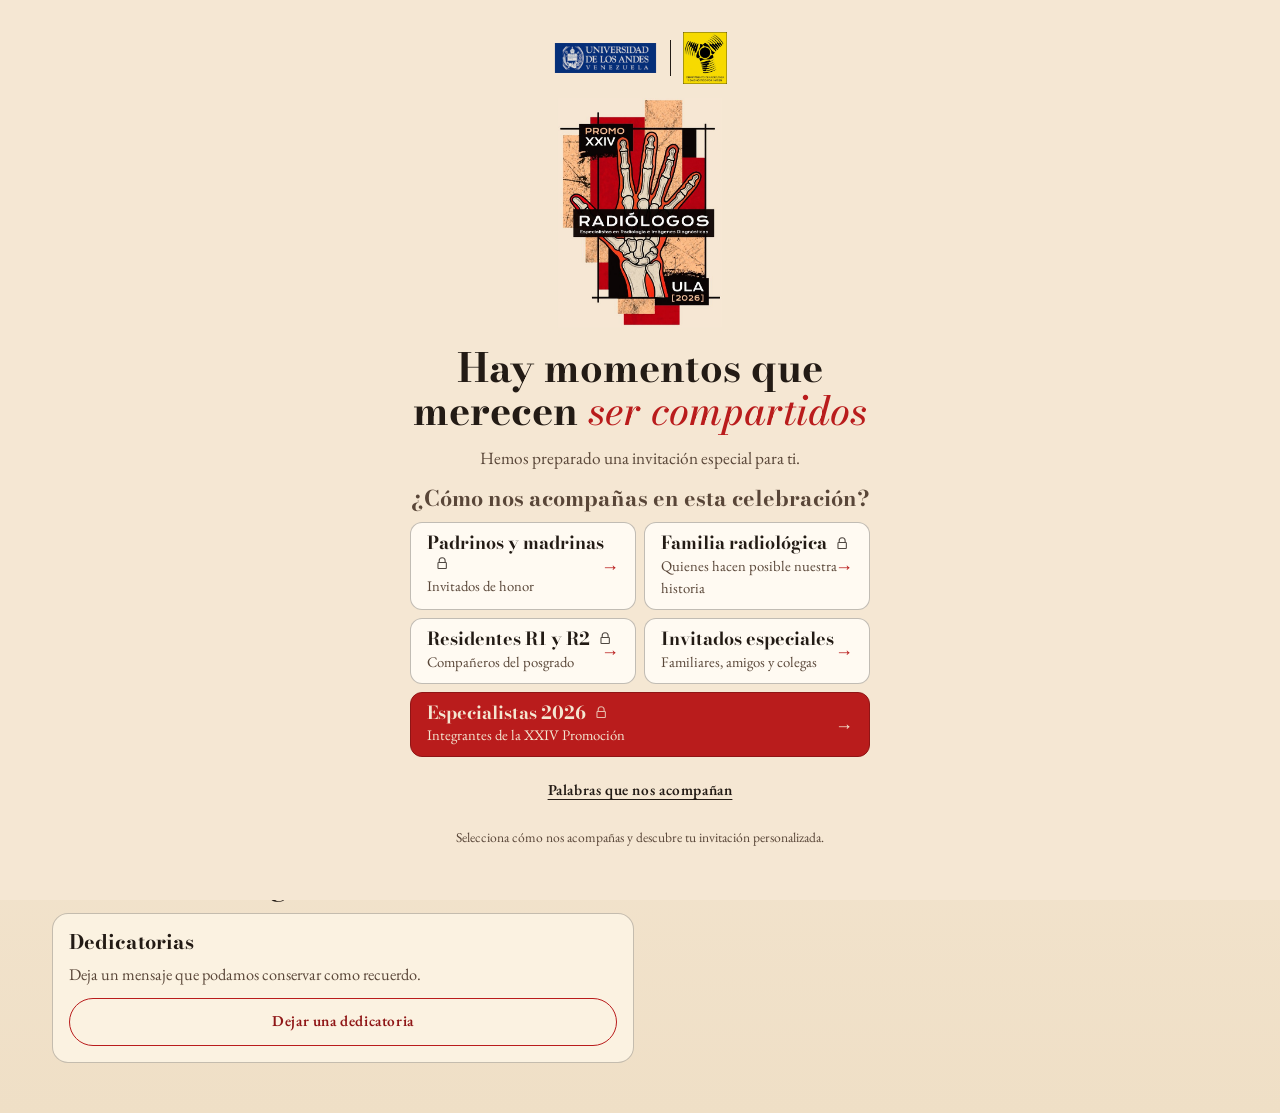
<file: index.html>
<!doctype html>
<html lang="es">
<head>
<meta charset="utf-8">
<meta name="version-recursos" content="202611261853">
<meta name="viewport" content="width=device-width,initial-scale=1,viewport-fit=cover">
<title>XXIV Promoción de Radiólogos | Invitación especial</title>
<meta name="description" content="Tres momentos. Una misma celebración. Sábado 28 de noviembre de 2026.">
<meta name="robots" content="noindex,nofollow,noarchive">
<meta name="theme-color" content="#f4e6d1">
<meta name="color-scheme" content="only light">
<meta name="supported-color-schemes" content="light">
<meta name="darkreader-lock">
<script>if(/^#t=/.test(location.hash))document.documentElement.classList.add("modo-sobre")</script>
<meta name="referrer" content="no-referrer">
<link rel="canonical" href="https://zarevich1492.github.io/invitacion-radiologia-2026/">
<meta property="og:type" content="website">
<meta property="og:locale" content="es_VE">
<meta property="og:site_name" content="XXIV Promoción de Radiólogos · ULA">
<meta property="og:title" content="XXIV Promoción de Radiólogos | Invitación especial">
<meta property="og:description" content="Tres momentos. Una misma celebración. Sábado 28 de noviembre de 2026.">
<meta property="og:url" content="https://zarevich1492.github.io/invitacion-radiologia-2026/">
<meta property="og:image" content="https://zarevich1492.github.io/invitacion-radiologia-2026/assets/og-portada.jpg">
<meta property="og:image:secure_url" content="https://zarevich1492.github.io/invitacion-radiologia-2026/assets/og-portada.jpg">
<meta property="og:image:type" content="image/jpeg">
<meta property="og:image:width" content="1200">
<meta property="og:image:height" content="630">
<meta property="og:image:alt" content="Portada: Promo XXIV Radiólogos ULA 2026. Invitación especial.">
<meta name="twitter:card" content="summary_large_image">
<link rel="icon" href="assets/logos/promocion-xxiv-560.jpg" type="image/jpeg">
<link rel="preload" href="assets/fonts/BodoniModa-normal.woff2" as="font" type="font/woff2" crossorigin>
<link rel="preload" href="assets/fonts/EBGaramond-normal.woff2" as="font" type="font/woff2" crossorigin>
<link rel="preload" href="assets/logos/promocion-xxiv-560.jpg" as="image">
<link rel="stylesheet" href="css/estilos.css?v=202611261853">
</head>
<body>

<!-- ===================== Escena 1 · Bienvenida e identificación ===================== -->
<!-- Pretarjeta: recepción del enlace individual (sobre crema con sello XXIV) -->
<section class="sobre-escena cargando" id="sobre-escena" aria-labelledby="sobre-titulo">
  <div class="sobre-caja">
    <div class="sobre-logos" aria-label="Universidad de Los Andes · Departamento de Radiología y Diagnóstico por Imagen · XXIV Promoción">
      <img src="assets/logos/ula.jpg" alt="Universidad de Los Andes, Venezuela" width="1215" height="392">
      <img class="logo-depto" src="assets/logos/departamento-radiologia.jpg" alt="Departamento de Radiología y Diagnóstico por Imagen" width="603" height="707">
      <img class="logo-promo" src="assets/logos/promocion-xxiv-560.jpg" alt="XXIV Promoción de Radiólogos, ULA 2026" width="560" height="784">
    </div>
    <div class="sobre" aria-hidden="true">
      <div class="sobre-fondo"></div>
      <div class="sobre-carta"><i></i><i></i><i></i></div>
      <div class="sobre-frente"></div>
      <div class="sobre-solapa"></div>
      <div class="sello"><span>XXIV</span></div>
    </div>
    <span class="versalita" id="sobre-titulo">Has recibido una invitación especial</span>
    <h1 class="sobre-nombre" id="token-saludo" aria-live="polite">Preparando tu invitación…</h1>
    <p class="sobre-msg">La XXIV Promoción de Radiólogos de la Universidad de Los Andes desea compartir contigo este momento tan significativo.</p>
    <button class="btn btn-primario" type="button" id="btn-token-continuar" disabled>Abrir mi invitación</button>
    <button class="btn btn-texto" type="button" id="btn-token-otro">No soy yo</button>
  </div>
</section>

<section class="bienvenida" id="bienvenida" aria-labelledby="bienvenida-titulo">
  <div class="bienvenida-caja">
    <div class="logos-inst" aria-label="Universidad de Los Andes · Departamento de Radiología y Diagnóstico por Imagen">
      <img src="assets/logos/ula.jpg" alt="Universidad de Los Andes, Venezuela" width="1215" height="392">
      <i aria-hidden="true"></i>
      <img class="logo-depto" src="assets/logos/departamento-radiologia.jpg" alt="Departamento de Radiología y Diagnóstico por Imagen" width="603" height="707">
    </div>
    <img class="bienvenida-logo" src="assets/logos/promocion-xxiv-560.jpg" width="560" height="784" alt="Logotipo de la XXIV Promoción de Radiólogos, ULA 2026">
    <h1 id="bienvenida-titulo">Hay momentos que merecen <em>ser compartidos</em></h1>
    <p class="bienvenida-sub">Hemos preparado una invitación especial para ti.</p>

    <!-- Paso 0: cinco accesos -->
    <div class="paso" id="paso-acceso">
      <p class="pregunta" id="acceso-pregunta">¿Cómo nos acompañas en esta celebración?</p>
      <div class="accesos" role="group" aria-label="Elige cómo nos acompañas">
        <button class="acceso" type="button" data-acceso="padrinos"><b>Padrinos y madrinas<svg class="candado" viewBox="0 0 24 24" aria-hidden="true"><path d="M7 11V8a5 5 0 0110 0v3M6 11h12a1 1 0 011 1v8a1 1 0 01-1 1H6a1 1 0 01-1-1v-8a1 1 0 011-1z" fill="none" stroke="currentColor" stroke-width="1.8" stroke-linecap="round" stroke-linejoin="round"/></svg><span class="sr-solo"> (acceso con código)</span></b><span>Invitados de honor</span></button>
        <button class="acceso" type="button" data-acceso="docentes"><b>Familia radiológica<svg class="candado" viewBox="0 0 24 24" aria-hidden="true"><path d="M7 11V8a5 5 0 0110 0v3M6 11h12a1 1 0 011 1v8a1 1 0 01-1 1H6a1 1 0 01-1-1v-8a1 1 0 011-1z" fill="none" stroke="currentColor" stroke-width="1.8" stroke-linecap="round" stroke-linejoin="round"/></svg><span class="sr-solo"> (acceso con código)</span></b><span>Quienes hacen posible nuestra historia</span></button>
        <button class="acceso" type="button" data-acceso="residentes"><b>Residentes R1 y R2<svg class="candado" viewBox="0 0 24 24" aria-hidden="true"><path d="M7 11V8a5 5 0 0110 0v3M6 11h12a1 1 0 011 1v8a1 1 0 01-1 1H6a1 1 0 01-1-1v-8a1 1 0 011-1z" fill="none" stroke="currentColor" stroke-width="1.8" stroke-linecap="round" stroke-linejoin="round"/></svg><span class="sr-solo"> (acceso con código)</span></b><span>Compañeros del posgrado</span></button>
        <button class="acceso" type="button" data-acceso="otros"><b>Invitados especiales</b><span>Familiares, amigos y colegas</span></button>
        <button class="acceso" type="button" data-acceso="especialistas" id="btn-integrante"><b>Especialistas 2026<svg class="candado" viewBox="0 0 24 24" aria-hidden="true"><path d="M7 11V8a5 5 0 0110 0v3M6 11h12a1 1 0 011 1v8a1 1 0 01-1 1H6a1 1 0 01-1-1v-8a1 1 0 011-1z" fill="none" stroke="currentColor" stroke-width="1.8" stroke-linecap="round" stroke-linejoin="round"/></svg><span class="sr-solo"> (acceso con código)</span></b><span>Integrantes de la XXIV Promoción</span></button>
      </div>
      <p class="mas-bienvenida"><button class="btn btn-texto" type="button" data-visitante="dedicatorias">Palabras que nos acompañan</button></p>
    </div>

    <!-- Código de acceso (padrinos, familia radiológica, residentes, especialistas) -->
    <div class="paso" id="paso-codigo" hidden>
      <p class="pregunta" id="codigo-titulo">Código de acceso</p>
      <p class="nota" style="text-align:center;margin:0" id="codigo-sub">Escribe el código que recibiste con tu invitación.</p>
      <form id="form-codigo" autocomplete="off" novalidate>
        <label class="etiqueta" for="campo-codigo">Código de acceso</label>
        <div class="campo-clave"><input class="campo" id="campo-codigo" type="password" autocomplete="off" autocapitalize="none" spellcheck="false" maxlength="100" required><button class="btn btn-texto" type="button" id="ver-codigo" aria-pressed="false" aria-controls="campo-codigo">Mostrar</button></div>
        <p class="rsvp-estado" id="codigo-estado" role="alert"></p>
        <button class="btn btn-primario" type="submit" id="btn-ingresar">Ingresar</button>
      </form>
      <button class="btn btn-texto" type="button" id="btn-volver-inicio">← Volver al inicio</button>
    </div>

    <!-- Padrinos y madrinas: selector de nombres -->
    <div class="paso" id="paso-lista" hidden>
      <p class="pregunta">Padrinos y madrinas</p>
      <label class="etiqueta" for="buscar-nombre">Busca y elige tu nombre</label>
      <input id="buscar-nombre" class="campo" type="search" placeholder="Nombre o apellido" autocomplete="off" autocapitalize="words" spellcheck="false" aria-controls="lista-nombres">
      <ul class="lista-nombres" id="lista-nombres" role="listbox" aria-label="Padrinos y madrinas de la promoción"></ul>
      <button class="btn btn-texto" type="button" id="btn-volver-acceso-1">← Otras opciones</button>
    </div>

    <!-- Especialistas 2026 (módulo de listones; coordinado con Antigravity) -->
    <div class="paso" id="paso-graduando" hidden>
      <span class="versalita" style="text-align:center">Espacio conmemorativo · XXIV Promoción</span>
      <p class="pregunta">Especialistas 2026</p>
      <p class="nota" style="text-align:center;margin:0">Elige tu nombre para acceder a tu listón conmemorativo y al programa de la jornada.</p>
      <ul class="lista-nombres" id="lista-graduandos" role="listbox" aria-label="Especialistas 2026 · XXIV Promoción"></ul>
      <button class="btn btn-texto" type="button" id="btn-volver-lista-2">← Otras opciones</button>
    </div>

    <!-- Familia radiológica · Residentes · Otros: nombre (y R1/R2 para residentes) -->
    <div class="paso" id="paso-categoria" hidden>
      <p class="pregunta" id="categoria-pregunta"></p>
      <div class="opciones-cat" id="opciones-cat" role="radiogroup" aria-label="Categoría de invitado"></div>
      <form class="form-nombre" id="form-nombre" autocomplete="off" hidden>
        <label class="etiqueta" for="campo-nombre">Tu nombre completo</label>
        <input id="campo-nombre" class="campo" maxlength="80" placeholder="Nombre y apellido" autocapitalize="words" spellcheck="false" enterkeyhint="go" required minlength="2">
        <button class="btn btn-primario" type="submit">Continuar a mi invitación</button>
      </form>
      <button class="btn btn-texto" type="button" id="btn-volver-lista">← Otras opciones</button>
    </div>

    <p class="nota nota-privacidad">Selecciona cómo nos acompañas y descubre tu invitación personalizada.</p>
  </div>
</section>

<!-- ===================== Navegación permanente ===================== -->
<header class="barra" id="barra" hidden>
  <div class="barra-int">
    <a class="marca" href="#invitacion" data-ir="invitacion" aria-label="Ir al inicio">
      <img src="assets/logos/promocion-xxiv-560.jpg" alt="" width="560" height="784">
      <span><b>XXIV Promoción</b><small>Radiólogos · ULA 2026</small></span>
    </a>
    <nav class="nav-vistas nav-superior" aria-label="Secciones de la invitación">
      <a href="#invitacion" data-ir="invitacion" class="nav-inicio"><svg class="ico-casa" viewBox="0 0 24 24" aria-hidden="true"><path d="M3 10.5L12 3l9 7.5"/><path d="M5.5 9.5V20h4.5v-5.5h4V20h4.5V9.5"/></svg><span>Inicio</span></a>
      <a href="#programa" data-ir="programa">Programa</a>
      <a href="#confirmar" data-ir="confirmar">Confirmar asistencia</a>
      <a href="#pase" data-ir="pase">Mi pase</a>
      <a href="#liston" data-ir="liston" hidden>Mi listón</a>
      <a href="#distancia" data-ir="distancia" class="nav-extra">Aportes y dedicatorias</a>
      <a href="#solicitar" data-ir="solicitar" class="nav-extra" hidden>Solicitar invitación</a>
    </nav>
    <button class="btn btn-texto cambiar-nombre" type="button" id="btn-cambiar-nombre">Cambiar nombre</button>
  </div>
</header>

<main class="experiencia" id="experiencia" aria-hidden="true">

  <!-- 01 · Inicio (tarjeta interactiva para invitados · espacio conmemorativo para Especialistas 2026) -->
  <section class="vista vista-invitacion" id="vista-invitacion" data-vista="invitacion" aria-labelledby="saludo-nombre">
    <div class="espacio-especialista" id="espacio-especialista" hidden>
      <img class="esp-logo" src="assets/logos/promocion-xxiv-560.jpg" width="560" height="784" alt="Logotipo de la XXIV Promoción de Radiólogos, ULA 2026">
      <span class="versalita">Especialista 2026 · XXIV Promoción</span>
      <h1 class="saludo-nombre" id="esp-nombre" tabindex="-1"></h1>
      <p class="saludo-texto">Espacio conmemorativo de nuestra promoción. Conserva tu listón oficial y consulta el programa de nuestra jornada de celebración.</p>
      <p class="esp-fecha" id="esp-fecha"></p>
      <div class="esp-acciones">
        <a class="btn btn-primario" href="#liston" data-ir="liston">Ver mi listón conmemorativo <span aria-hidden="true">→</span></a>
        <a class="btn btn-siguiente" href="#programa" data-ir="programa">Ver el programa <span aria-hidden="true">→</span></a>
      </div>
    </div>
    <div class="inv-grid">
      <header class="inv-enc saludo">
        <span class="versalita" id="saludo-eyebrow">Invitación especial</span>
        <h1 class="saludo-nombre" id="saludo-nombre" tabindex="-1"></h1>
        <p class="saludo-texto" id="saludo-texto"></p>
        <p class="inv-fecha" id="inv-fecha"></p>
      </header>

      <div class="inv-tarjeta">
        <!-- Escenas 2 a 6 · Tarjeta 3D -->
        <div class="escenario cargando" id="escenario" data-pose="cerrada" data-estado="cerrada">
          <div class="sombra-suelo" aria-hidden="true"></div>
          <div class="tarjeta" id="tarjeta" tabindex="0" role="group" aria-roledescription="tarjeta" aria-label="Invitación. Portada. Pulse Intro para abrir.">
            <div class="flotar">
              <div class="inclinacion" id="inclinacion">
                <div class="libro" id="libro">
                  <div class="hoja base">
                    <div class="cara frente"><img class="mitad-der" id="img-interior-der" alt="" decoding="async"></div>
                    <div class="cara dorso"><img class="ajustada" id="img-contra" alt="" decoding="async"><span class="luz"></span></div>
                  </div>
                  <div class="hoja tapa" id="tapa">
                    <div class="cara frente"><img class="ajustada" id="img-portada" alt="" fetchpriority="high"><span class="luz"></span></div>
                    <div class="cara dorso"><img class="mitad-izq" id="img-interior-izq" alt="" decoding="async"></div>
                  </div>
                </div>
              </div>
            </div>
          </div>
        </div>
        <p class="pista destacada" id="pista" aria-live="polite">Toca para abrir tu invitación</p>
      </div>

      <div class="inv-acciones controles">
        <button class="btn btn-primario" type="button" id="btn-principal">Abrir tarjeta</button>
        <button class="btn btn-siguiente" type="button" id="btn-contra" hidden>Ver contraportada <span aria-hidden="true">→</span></button>
        <a class="btn btn-siguiente" id="btn-ir-programa" href="#programa" data-ir="programa">Ver el programa <span aria-hidden="true">→</span></a>
      </div>

      <div class="inv-sec">
        <div class="controles-sec" role="toolbar" aria-label="Más opciones de la tarjeta">
          <button class="btn-sec" type="button" id="btn-reproducir" aria-pressed="false"><span class="ico" aria-hidden="true">▶</span><span>Reproducir</span></button>
          <button class="btn-sec" type="button" id="btn-reiniciar"><span class="ico" aria-hidden="true">↺</span><span>Reiniciar</span></button>
        </div>
      </div>
    </div>

    <section class="celebra" id="celebra" aria-labelledby="t-celebra">
      <h2 id="t-celebra" class="celebra-tit">Celebra este logro con nosotros</h2>
      <div class="celebra-opciones">
        <article class="celebra-op celebra-aporte" id="celebra-aportes" hidden>
          <h3>Aportes voluntarios</h3>
          <p>Si deseas apoyar económicamente a nuestra promoción, puedes hacerlo mediante Pago Móvil.</p>
          <a class="btn btn-primario btn-grande" href="#distancia" data-ir="distancia">Realizar un aporte</a>
        </article>
        <article class="celebra-op celebra-dedic" id="celebra-dedic">
          <h3>Dedicatorias</h3>
          <p>Deja un mensaje que podamos conservar como recuerdo.</p>
          <a class="btn btn-secundario" href="#dedicatorias" data-ir="dedicatorias">Dejar una dedicatoria</a>
        </article>
      </div>
    </section>
    <section class="otros-tarjetas" id="otros-tarjetas" aria-labelledby="t-otros" hidden>
      <h2 id="t-otros" class="otros-tit">Acompáñanos como tú prefieras</h2>
      <ul class="op-lista">
        <li data-solo-otros><a class="op" href="#invitacion" data-accion="ver"><svg viewBox="0 0 24 24" aria-hidden="true" class="op-ico"><path d="M4 7l8 6 8-6"/><rect x="3.5" y="5" width="17" height="14" rx="2"/></svg><b>Ver invitación</b><span>Abre la tarjeta de la promoción.</span></a></li>
        <li data-solo-otros><a class="op" href="#programa" data-ir="programa"><svg viewBox="0 0 24 24" aria-hidden="true" class="op-ico"><circle cx="12" cy="12" r="8.5"/><path d="M12 7.5V12l3 2"/></svg><b>Programa</b><span>Las tres actividades del 28 de noviembre.</span></a></li>
        <li data-solo-otros><a class="op" href="#solicitar" data-ir="solicitar" id="op-solicitar"><svg viewBox="0 0 24 24" aria-hidden="true" class="op-ico"><circle cx="9" cy="8" r="3.500"/><path d="M3 20c0-3.300 2.700-6 6-6s6 2.700 6 6M18 8v6M15 11h6"/></svg><b>Solicitar invitación</b><span>Cuéntanos quién te invita.</span></a></li>
      </ul>
      <p class="nota">El libro de dedicatorias está abierto a todos, sin contraseña y no depende de la asistencia.</p>
    </section>
  </section>

  <!-- 02 · Programa -->
  <section class="vista vista-programa" id="vista-programa" data-vista="programa" aria-labelledby="t-programa" hidden>
    <header class="vista-enc">
      <span class="versalita" id="programa-fecha"></span>
      <h2 id="t-programa" tabindex="-1">Tres momentos. <em>Una misma celebración.</em></h2>
      <p class="nota">Hora local de Venezuela (UTC−4).</p>
    </header>
    <ol class="programa" id="programa"></ol>
    <div class="vista-pie">
      <a class="btn btn-texto" href="#invitacion" data-ir="invitacion"><span aria-hidden="true">←</span> Inicio</a>
      <a class="btn btn-primario" id="btn-prog-confirmar" href="#confirmar" data-ir="confirmar">Confirmar asistencia <span aria-hidden="true">→</span></a>
      <a class="btn btn-primario" id="btn-prog-liston" href="#liston" data-ir="liston" hidden>Ver mi listón <span aria-hidden="true">→</span></a>
    </div>
  </section>

  <!-- 03 · Confirmación -->
  <section class="vista vista-confirmar rsvp" id="rsvp" data-vista="confirmar" aria-labelledby="t-rsvp" hidden>
    <header class="vista-enc">
      <span class="versalita">Confirmación de asistencia</span>
      <h2 id="t-rsvp" tabindex="-1">Nos gustaría contar contigo</h2>
      <p>Tu confirmación nos ayudará a organizar mejor esta jornada de celebración.</p>
    </header>
    <p class="aviso-no-disponible" id="rsvp-aviso" role="note" hidden></p>
    <form id="form-rsvp" novalidate>
      <fieldset class="rsvp-campos" id="rsvp-campos">
        <legend class="sr-only">Tu respuesta para cada actividad</legend>
        <div id="rsvp-actividades"></div>
      </fieldset>
      <div class="rsvp-nota" id="rsvp-nota-caja" hidden>
        <label class="etiqueta" for="rsvp-nota">Nota para los organizadores (opcional)</label>
        <textarea id="rsvp-nota" class="campo" maxlength="300" rows="2" placeholder="Por ejemplo: soy madrina y no aparezco en el listado."></textarea>
      </div>
      <input class="trampa" type="text" id="rsvp-web" name="web" tabindex="-1" autocomplete="off" aria-hidden="true">
      <div class="rsvp-resumen" id="rsvp-resumen" aria-live="polite"></div>
      <p class="nota aviso-privacidad">Tu nombre y confirmación serán utilizados exclusivamente para la organización de las actividades de cierre de nuestra promoción.</p>
      <div class="vista-pie">
        <a class="btn btn-texto" href="#pase" data-ir="pase">Continuar sin confirmar</a>
        <button class="btn btn-primario" type="submit" id="btn-rsvp">Guardar mi confirmación</button>
      </div>
      <p class="rsvp-estado" id="rsvp-estado" role="status" aria-live="polite"></p>
    </form>
  </section>

  <!-- 04 · Mi pase -->
  <section class="vista vista-pase" id="vista-pase" data-vista="pase" aria-labelledby="t-pase" hidden>
    <header class="vista-enc">
      <span class="versalita">Para conservar</span>
      <h2 id="t-pase" tabindex="-1">Mi pase</h2>
    </header>
    <div class="pase-grid" id="panel-pase">
      <figure class="pase-fig">
        <img class="pase-vista" id="pase-vista" alt="Vista previa de tu pase de invitado especial" width="720" height="1280">
        <figcaption class="nota">Recuerdo y guía rápida de la jornada; no es una credencial de acceso.</figcaption>
      </figure>
      <div class="pase-acciones">
        <button class="btn btn-primario btn-ancho" type="button" id="pase-png">Descargar mi pase</button>
        <div class="formatos">
          <button class="btn-sec" type="button" id="pase-movil">JPG ligero</button>
          <button class="btn-sec" type="button" id="pase-pdf">PDF para imprimir</button>
        </div>
        <p class="estado-descarga" id="pase-estado" role="status"></p>
        <p class="nota">Si la descarga no comienza (por ejemplo, dentro de WhatsApp), mantén presionada la imagen y elige «Guardar imagen», o abre el enlace en Safari o Chrome.</p>

        <div class="modulos">
          <details class="modulo" id="mod-calendario">
            <summary><b>Guardar en mi calendario</b><span>Con avisos 24 h y 1 h antes</span></summary>
            <div class="lista-enlaces" id="cal-ics"></div>
            <p class="etiqueta-mini">Google Calendar</p>
            <div class="lista-enlaces" id="cal-google"></div>
            <p class="nota">Los avisos dependen de la configuración de tu calendario (Google aplica los suyos). Sin hora de finalización: no hay una hora oficial.</p>
          </details>
          <a class="modulo modulo-enlace" id="descarga-invitacion" download><b>Descargar invitación completa</b><span>Tarjeta original en PDF</span></a>
          <details class="modulo" id="mod-mapas">
            <summary><b>Cómo llegar</b><span>Ubicación de cada actividad</span></summary>
            <div class="lista-enlaces" id="mapas"></div>
          </details>
        </div>
      </div>
    </div>
    <footer class="pie">
      <div class="pie-logos">
        <img src="assets/logos/ula.jpg" alt="Universidad de Los Andes, Venezuela" loading="lazy" width="1215" height="392">
        <i aria-hidden="true"></i>
        <img class="logo-depto" src="assets/logos/departamento-radiologia.jpg" alt="Departamento de Radiología y Diagnóstico por Imagen" loading="lazy" width="603" height="707">
      </div>
      XXIV Promoción de Radiólogos · Postgrado de Radiología · Universidad de Los Andes
    </footer>
  </section>

  <!-- 05 · Mi listón (independiente de Mi pase · exclusivo para los 7 graduandos y 10 padrinos/madrinas oficiales) -->
  <section class="vista vista-liston" id="vista-liston" data-vista="liston" aria-labelledby="t-liston" hidden>
    <header class="vista-enc">
      <span class="versalita" id="liston-eyebrow">Conmemorativo</span>
      <h2 id="t-liston" tabindex="-1">Mi listón</h2>
      <p id="liston-sub"></p>
    </header>
    <div class="pase-grid liston-grid" id="panel-liston">
      <figure class="pase-fig liston-fig">
        <img class="liston-vista" id="liston-vista" alt="" width="709" height="1417" loading="lazy">
        <figcaption class="nota">Listón conmemorativo · 60 × 120 mm con terminación en V. Sin actividades ni horarios.</figcaption>
      </figure>
      <div class="pase-acciones">
        <a class="btn btn-primario btn-ancho" id="liston-png" download>Descargar mi listón · PNG 300 ppp</a>
        <div class="formatos">
          <a class="btn-sec" id="liston-png-600" download>PNG 600 ppp (alta resolución)</a>
          <a class="btn-sec" id="liston-pdf" download>PDF vectorial (60 × 120 mm)</a>
        </div>
        <p class="nota">Para imprimir: PDF vectorial al 100 % (sin «ajustar a la página»). Si la descarga no comienza dentro de WhatsApp, mantén presionada la imagen y elige «Guardar imagen».</p>
        <div class="modulos" id="liston-colectivos" hidden>
          <a class="modulo modulo-enlace" href="assets/listones/listones-especialistas-2026-A4.pdf" download><b>Listones de los 7 especialistas (A4)</b><span>PDF A4 vectorial para imprimir · 7 listones con marcas de corte</span></a>
          <a class="modulo modulo-enlace" href="assets/listones/listones-padrinos-madrinas-A4.pdf" download><b>Listones de padrinos y madrinas (A4)</b><span>PDF A4 vectorial para imprimir · 10 listones con marcas de corte</span></a>
        </div>
      </div>
    </div>
    <footer class="pie">
      <div class="pie-logos">
        <img src="assets/logos/ula.jpg" alt="Universidad de Los Andes, Venezuela" loading="lazy" width="1215" height="392">
        <i aria-hidden="true"></i>
        <img class="logo-depto" src="assets/logos/departamento-radiologia.jpg" alt="Departamento de Radiología y Diagnóstico por Imagen" loading="lazy" width="603" height="707">
      </div>
      XXIV Promoción de Radiólogos · Postgrado de Radiología · Universidad de Los Andes
    </footer>
  </section>
  <!-- 06 · Palabras que nos acompañan (libro de dedicatorias; público) -->
  <section class="vista vista-dedic" id="vista-dedicatorias" data-vista="dedicatorias" aria-labelledby="t-dedic" hidden>
    <header class="vista-enc">
      <span class="versalita">XXIV Promoción · ULA 2026</span>
      <h2 id="t-dedic" tabindex="-1">Palabras que <em>nos acompañan</em></h2>
      <p class="cita-libro">«Hay palabras que se convierten en recuerdos para toda la vida».</p>
    </header>
    <p class="dd-cta"><button class="btn btn-primario btn-grande" type="button" id="dd-abrir" aria-expanded="false" aria-controls="dd-bloque">Dejar unas palabras</button></p>
    <div id="dd-bloque" hidden>
    <div class="dedic-grid">
      <form class="papel" id="form-dedic" novalidate autocomplete="off">
        <p class="papel-pregunta">¿Quieres dedicarle unas palabras a nuestros nuevos especialistas?</p>
        <fieldset class="dd-dest">
          <legend class="sr-solo">Destinatario</legend>
          <label class="dd-radio"><input type="radio" name="dd-dest" value="promocion" checked> A toda la XXIV Promoción</label>
          <label class="dd-radio"><input type="radio" name="dd-dest" value="esp"> A un especialista 2026</label>
          <select class="campo" id="dd-esp" aria-label="Especialista 2026" hidden></select>
        </fieldset>
        <label class="etiqueta" for="dd-msg">Tu mensaje</label>
        <textarea class="campo manuscrito lineas" id="dd-msg" rows="6" maxlength="500" placeholder="Escribe aquí tus palabras…"></textarea>
        <span class="dd-cont" id="dd-cont" aria-live="polite">0 / 500</span>
        <label class="etiqueta" for="dd-autor">Nombre y apellido</label>
        <input class="campo manuscrito" id="dd-autor" maxlength="80" autocomplete="name">
        <label class="etiqueta" for="dd-tel">Número telefónico, con prefijo internacional</label>
        <input class="campo" id="dd-tel" type="tel" inputmode="tel" maxlength="24" placeholder="+58 412 1234567" autocomplete="tel">
        <p class="nota">Tu número de teléfono será tratado de forma privada y no aparecerá en la dedicatoria.</p>
        <fieldset class="dd-stickers">
          <legend class="etiqueta">Un detalle para tu nota <span class="nota">(opcional, hasta dos)</span></legend>
          <div class="dd-sticker-fila" id="dd-stickers"></div>
        </fieldset>
        <input class="trampa" id="dd-web" type="text" tabindex="-1" autocomplete="off" aria-hidden="true">
        <p class="rsvp-estado" id="dd-estado" role="status" aria-live="polite"></p>
        <button class="btn btn-primario" type="submit" id="dd-enviar">Enviar mis palabras</button>
        <p class="nota">Cada dedicatoria se revisa antes de publicarse en el libro.</p>
      </form>
      <aside class="dd-previa" aria-label="Vista previa">
        <p class="etiqueta-mini">Así quedará tu dedicatoria</p>
        <article class="nota-papel" id="dd-vista"></article>
      </aside>
    </div>
    <div class="dd-gracias" id="dd-gracias" hidden tabindex="-1">
      <h3>Gracias por dejar una huella en nuestra historia</h3>
      <p class="nota">Tu dedicatoria será revisada antes de publicarse.</p>
      <button class="btn" type="button" id="dd-otra">Escribir otra dedicatoria</button>
    </div>
    </div>
    <h3 class="libro-tit">El libro de dedicatorias</h3>
    <ul class="libro-lista" id="libro-dedic" aria-live="polite"></ul>
    <div class="vista-pie"><a class="btn btn-texto" href="#invitacion" data-ir="invitacion"><span aria-hidden="true">←</span> Inicio</a></div>
  </section>

  <!-- 07 · Aportes y dedicatorias (antes «Desde la distancia») -->
  <section class="vista vista-distancia" id="vista-distancia" data-vista="distancia" aria-labelledby="t-distancia" hidden>
    <header class="vista-enc">
      <span class="versalita">Aportes y dedicatorias</span>
      <h2 id="t-distancia" tabindex="-1">Celebra este logro <em>con nosotros</em></h2>
    </header>
    <div class="hub">
      <article class="celebra-op celebra-aporte" id="hub-aportes" hidden>
        <h3>Aportes voluntarios</h3>
        <p>Si deseas apoyar económicamente a nuestra promoción, puedes hacerlo mediante Pago Móvil.</p>
    <div class="pm-tarjeta" id="pm-tarjeta">
      <div class="pm-cab"><b>Pago Móvil</b><span>Todo es voluntario</span></div>
      <dl class="pm-datos" id="pm-datos"></dl>
      <button class="btn" type="button" id="pm-copiar-todo">Copiar datos de Pago Móvil</button>
      <p class="pm-copiado" id="pm-copiado" role="status" aria-live="polite"></p>
      <p class="pm-gracias" id="pm-gracias">Gracias por acompañarnos, incluso desde la distancia.</p>
    </div>
        <p class="nota">El aporte es voluntario, no condiciona la asistencia ni la invitación y es independiente de la entrada a Mucumbarila.</p>
      </article>
      <p class="nota" id="hub-sin-aportes" hidden>Por ahora no hay aportes habilitados.</p>
      <article class="celebra-op celebra-dedic">
        <h3>Dedicatorias</h3>
        <p>Deja un mensaje que podamos conservar como recuerdo.</p>
        <a class="btn btn-secundario" href="#dedicatorias" data-ir="dedicatorias">Dejar una dedicatoria</a>
      </article>
    </div>
    <div class="vista-pie"><a class="btn btn-texto" href="#invitacion" data-ir="invitacion"><span aria-hidden="true">←</span> Inicio</a></div>
  </section>

  <!-- 08 · Solicitar invitación (Invitados especiales) -->
  <section class="vista vista-solicitar" id="vista-solicitar" data-vista="solicitar" aria-labelledby="t-solicitar" hidden>
    <header class="vista-enc">
      <span class="versalita">Invitados especiales</span>
      <h2 id="t-solicitar" tabindex="-1">Solicitar <em>invitación</em></h2>
      <p>Cuéntanos quién eres y quién te invita. La organización revisará tu solicitud y te escribirá.</p>
    </header>
    <form class="papel" id="form-solic" novalidate autocomplete="off" style="max-width:560px">
      <label class="etiqueta" for="sol-nombre">Nombre y apellido</label>
      <input class="campo" id="sol-nombre" maxlength="80" autocomplete="name">
      <label class="etiqueta" for="sol-tipo">¿Quién te invita?</label>
      <select class="campo" id="sol-tipo">
        <option value="padrino">Padrino o madrina</option>
        <option value="especialista">Radiólogo 2026</option>
        <option value="r1">Residente R1</option>
        <option value="r2">Residente R2</option>
        <option value="docente">Familia radiológica</option>
        <option value="otro">Otro</option>
      </select>
      <label class="etiqueta" for="sol-quien">Nombre de quien te invita (obligatorio)</label>
      <input class="campo" id="sol-quien" maxlength="80" list="sol-sugerencias" autocomplete="off">
      <datalist id="sol-sugerencias"></datalist>
      <label class="etiqueta" for="sol-tel">Teléfono de contacto, con prefijo internacional</label>
      <input class="campo" id="sol-tel" type="tel" inputmode="tel" maxlength="24" placeholder="+58 412 1234567" autocomplete="tel">
      <p class="nota">Tu número de teléfono será tratado de forma privada y solo lo usará la organización para responderte.</p>
      <input class="trampa" id="sol-web" type="text" tabindex="-1" autocomplete="off" aria-hidden="true">
      <p class="rsvp-estado" id="sol-estado" role="status" aria-live="polite"></p>
      <button class="btn btn-primario" type="submit" id="sol-enviar">Enviar solicitud</button>
    </form>
    <div class="dd-gracias" id="sol-gracias" hidden tabindex="-1">
      <h3>Hemos recibido tu solicitud</h3>
      <p class="nota">La organización la revisará y se comunicará contigo. Mientras tanto, puedes dejar una dedicatoria o conocer el programa.</p>
    </div>
    <div class="vista-pie"><a class="btn btn-texto" href="#invitacion" data-ir="invitacion"><span aria-hidden="true">←</span> Inicio</a></div>
  </section>

</main>

<!-- Navegación inferior (móviles) -->
<nav class="nav-vistas nav-inferior" id="nav-inferior" aria-label="Secciones de la invitación" hidden>
  <a href="#invitacion" data-ir="invitacion"><svg viewBox="0 0 24 24" aria-hidden="true"><path d="M3 10.5L12 3l9 7.5"/><path d="M5.5 9.5V20h4.5v-5.5h4V20h4.5V9.5"/></svg><span>Inicio</span></a>
  <a href="#programa" data-ir="programa"><svg viewBox="0 0 24 24" aria-hidden="true"><circle cx="12" cy="12" r="8.5"/><path d="M12 7.5V12l3 2"/></svg><span>Programa</span></a>
  <a href="#confirmar" data-ir="confirmar"><svg viewBox="0 0 24 24" aria-hidden="true"><circle cx="12" cy="12" r="8.5"/><path d="M8 12.3l2.7 2.7L16.2 9.5"/></svg><span>Confirmar</span></a>
  <a href="#pase" data-ir="pase"><svg viewBox="0 0 24 24" aria-hidden="true"><path d="M4 7h16v3a2 2 0 000 4v3H4v-3a2 2 0 000-4z"/><path d="M14 7v10" stroke-dasharray="1.6 1.8"/></svg><span>Mi pase</span></a>
  <a href="#liston" data-ir="liston" hidden><svg viewBox="0 0 24 24" aria-hidden="true"><path d="M6 3h12v18l-6-4-6 4z"/></svg><span>Mi listón</span></a>
  <a href="#distancia" data-ir="distancia" class="nav-doble" aria-label="Aportes y dedicatorias"><svg viewBox="0 0 24 24" aria-hidden="true"><path d="M5 4h11l3 3v13H5z"/><path d="M8 11h8M8 15h5"/></svg><span>Aportes y dedicatorias</span></a>
  <a href="#solicitar" data-ir="solicitar" hidden><svg viewBox="0 0 24 24" aria-hidden="true"><circle cx="9" cy="8" r="3.500"/><path d="M3 20c0-3.300 2.700-6 6-6s6 2.700 6 6M18 8v6M15 11h6"/></svg><span>Solicitar</span></a>
</nav>

<!-- Escena 7 · Pase digital -->
<noscript>
  <div class="envoltura" style="display:grid;gap:16px;padding-block:16px">
    <p>Para ver la invitación animada, active JavaScript en su navegador.</p>
    <img src="assets/img/A-portada-1400.jpg" alt="Portada de la invitación">
  </div>
  <style>.bienvenida{display:none!important}</style>
</noscript>

<script src="js/config.js?v=202611261853"></script>
<script src="js/api.js?v=202611261853"></script>
<script src="js/pase.js?v=202611261853"></script>
<script src="js/app.js?v=202611261853"></script>
<script src="js/dedicatorias.js?v=202611261853"></script>
<script src="js/inicio.js?v=202611261853"></script>
</body>
</html>
</file>
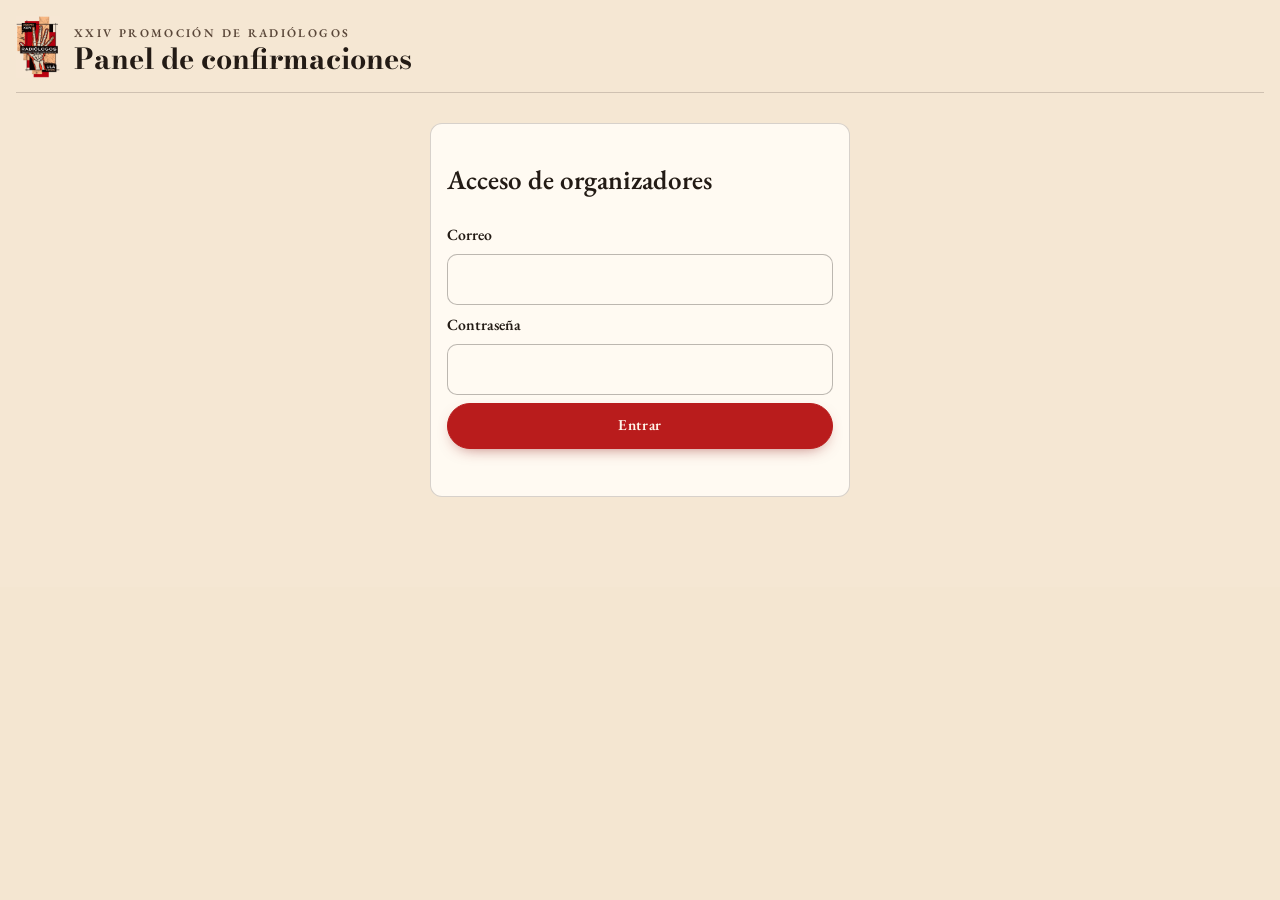
<file: admin/index.html>
<!doctype html>
<html lang="es">
<head>
<meta charset="utf-8">
<meta name="version-recursos" content="202611261853">
<meta name="viewport" content="width=device-width,initial-scale=1,viewport-fit=cover">
<title>Panel de confirmaciones · XXIV Promoción</title>
<meta name="robots" content="noindex,nofollow,noarchive">
<meta name="referrer" content="no-referrer">
<meta name="color-scheme" content="only light">
<meta name="supported-color-schemes" content="light">
<meta name="darkreader-lock">
<link rel="icon" href="../assets/logos/promocion-xxiv-560.jpg" type="image/jpeg">
<link rel="stylesheet" href="../css/estilos.css?v=202611261853">
<link rel="stylesheet" href="../css/admin.css?v=202611261853">
</head>
<body class="admin">
<main class="envoltura">
  <header class="adm-cab">
    <img src="../assets/logos/promocion-xxiv-560.jpg" alt="" width="56" height="78">
    <div><span class="versalita">XXIV Promoción de Radiólogos</span><h1>Panel de confirmaciones</h1></div>
    <button class="btn" type="button" id="salir" hidden>Cerrar sesión</button>
  </header>

  <!-- Acceso -->
  <section id="acceso" class="adm-tarjeta adm-acceso">
    <h2>Acceso de organizadores</h2>
    <p id="acceso-aviso" class="nota"></p>
    <form id="form-acceso">
      <label class="etiqueta" for="correo">Correo</label>
      <input class="campo" id="correo" type="email" autocomplete="username" required>
      <label class="etiqueta" for="clave">Contraseña</label>
      <input class="campo" id="clave" type="password" autocomplete="current-password" required>
      <button class="btn btn-primario" type="submit">Entrar</button>
      <p class="rsvp-estado" id="acceso-estado" role="status"></p>
    </form>
  </section>

  <div id="panel" hidden>
    <p class="nota" id="actualizado"></p>
    <section class="adm-indicadores" id="indicadores" aria-label="Indicadores generales"></section>
    <h2 class="adm-h2">Por actividad</h2>
    <p class="nota">«Total previsto» = invitados confirmados + <span id="n-grad"></span> graduandos. Es una previsión, no un registro de presencia. «Habilitados» se refiere a las personas conocidas por el sistema (padrinos y registrados).</p>
    <section class="adm-actividades" id="actividades"></section>

    <h2 class="adm-h2">Registros</h2>
    <div class="adm-filtros">
      <input class="campo" id="f-buscar" type="search" placeholder="Buscar por nombre">
      <select class="campo" id="f-cat"><option value="">Todas las categorías</option><option value="padrino">Padrinos y madrinas</option><option value="familia">Familia radiológica</option><option value="r1">R1</option><option value="r2">R2</option><option value="otro">Invitados especiales</option></select>
      <select class="campo" id="f-act"><option value="">Cualquier actividad</option></select>
      <select class="campo" id="f-estado"><option value="">Cualquier estado</option><option value="asistira">Asistirá</option><option value="no_asistira">No asistirá</option><option value="por_confirmar">Por confirmar</option><option value="sin_responder">Sin responder</option><option value="no_aplica">No aplica</option></select>
      <button class="btn" type="button" id="exportar">Exportar CSV (Excel)</button>
      <button class="btn" type="button" id="recargar">Actualizar</button>
    </div>
    <div class="adm-tabla-caja"><table class="adm-tabla" id="tabla"></table></div>

    <details class="adm-tarjeta">
      <summary><h2 class="adm-h2">Habilitación de actividades por categoría</h2></summary>
      <p class="nota">Marque qué actividades se ofrecen a cada categoría. Una actividad deshabilitada no se ofrece para confirmar, no aparece en el pase ni en el calendario y no cuenta como pendiente. La recepción no se asume para nadie. Las excepciones individuales de la recepción se ajustan en la columna «Recepción» de la tabla.</p>
      <div id="reglas"></div>
    </details>

    <details class="adm-tarjeta">
      <summary><h2 class="adm-h2">Listado de padrinos y madrinas</h2></summary>
      <div id="padrinos"></div>
      <form id="form-padrino" class="adm-fila">
        <input class="campo" id="np-nombre" placeholder="Nombre con tratamiento (Dra. Nombre Apellido)" required>
        <input class="campo" id="np-apellido" placeholder="Apellido (para ordenar)" required>
        <button class="btn" type="submit">Añadir</button>
      </form>
    </details>

    <details class="adm-tarjeta">
      <summary><h2 class="adm-h2">Enlaces individuales</h2></summary>
      <p class="nota">Cree un registro para un residente u invitado especial y genere su enlace personal. Para padrinos, use el botón «Enlace» de su fila. Las respuestas enviadas desde un enlace individual quedan como verificadas. Cada enlace se muestra una sola vez: generar otro invalida el anterior.</p>
      <form id="form-invitado" class="adm-fila">
        <input class="campo" id="ni-nombre" placeholder="Nombre y apellido" required>
        <select class="campo" id="ni-cat"><option value="docente">Familia radiológica</option><option value="r1">R1</option><option value="r2">R2</option><option value="otro">Invitado especial</option></select>
        <button class="btn" type="submit">Crear y generar enlace</button>
      </form>
    </details>

    <details class="adm-tarjeta" id="seg">
      <summary><h2 class="adm-h2">Seguridad y accesos</h2></summary>
      <p class="nota">Cambiar una contraseña cierra las sesiones abiertas de esa categoría. «Invitados especiales» es de acceso libre. Mínimo 8 caracteres; las contraseñas se guardan solo como hash. La autenticación del panel es independiente.</p>
      <p class="nota" id="seg-estado" role="status"></p>
      <div class="ci-codigos" id="seg-codigos"></div>
      <p><button class="btn" type="button" id="seg-revocar-todo">Revocar todas las sesiones de invitados</button></p>
    </details>

    <details class="adm-tarjeta" id="solic">
      <summary><h2 class="adm-h2">Solicitudes de invitación (Invitados especiales)</h2></summary>
      <p class="nota">Aprobar crea el registro «Invitado especial»; luego genere su enlace y autorice sus actividades en el Centro de invitaciones. Rechazar no crea nada. El teléfono es privado.</p>
      <p class="nota" id="solic-resumen" role="status"></p>
      <div class="adm-tabla-caja"><table class="adm-tabla" id="solic-tabla"></table></div>
    </details>

    <details class="adm-tarjeta" id="ci">
      <summary><h2 class="adm-h2">Centro de invitaciones</h2></summary>
      <p class="nota" id="ci-aviso">Seleccione destinatarios para generar enlaces individuales (únicos, privados y revocables; se reutilizan los vigentes), personalizar sus actividades y preparar mensajes. Los enlaces son secretos: quien los tenga abre esa invitación.</p>
      <h3>Contraseñas vigentes <small class="nota">(se validan una vez por sesión y no se guardan)</small></h3>
      <div class="ci-codigos" id="ci-codigos"></div>
      <div class="adm-filtros">
        <input class="campo" id="ci-buscar" type="search" placeholder="Buscar destinatario" aria-label="Buscar destinatario">
        <select class="campo" id="ci-cat" aria-label="Categoría"><option value="">Todas las categorías</option><option value="padrino">Padrinos y madrinas</option><option value="familia">Familia radiológica</option><option value="r1">R1</option><option value="r2">R2</option><option value="otro">Invitados especiales</option></select>
        <select class="campo" id="ci-estado" aria-label="Estado de distribución"><option value="">Cualquier estado</option><option value="sin">Sin enlace</option><option value="vigente">Enlace vigente</option><option value="enviado">Enviado</option></select>
        <label class="adm-check"><input type="checkbox" id="ci-todos"> Seleccionar todos (los visibles)</label>
        <span class="nota" id="ci-n" role="status"></span>
      </div>
      <div class="ci-acciones">
        <button class="btn btn-primario" type="button" id="ci-generar">Generar enlaces</button>
        <button class="btn" type="button" id="ci-copiar-inst">Copiar mensajes institucionales</button>
        <button class="btn" type="button" id="ci-copiar-res">Copiar mensajes de acceso reservado</button>
        <button class="btn" type="button" id="ci-wa">WhatsApp consecutivo</button>
        <button class="btn" type="button" id="ci-csv">Exportar CSV</button>
        <button class="btn" type="button" id="ci-colectivos">Invitaciones colectivas</button>
        <button class="btn" type="button" id="ci-regenerar">Regenerar enlaces</button>
        <button class="btn" type="button" id="ci-revocar">Revocar enlaces</button>
      </div>
      <fieldset class="ci-autorizar"><legend>Actividades autorizadas (a los seleccionados)</legend>
        <label class="adm-check"><input type="checkbox" data-ci-act="clase"> Clase magistral</label>
        <label class="adm-check"><input type="checkbox" data-ci-act="caravana"> Caravana</label>
        <label class="adm-check"><input type="checkbox" data-ci-act="recepcion"> Recepción</label>
        <button class="btn btn-primario" type="button" id="ci-aplicar">Aplicar</button>
        <button class="btn" type="button" id="ci-tres">Autorizar las tres actividades</button>
        <button class="btn" type="button" id="ci-restablecer">Restablecer según categoría</button>
      </fieldset>
      <div id="ci-colect-caja" class="ci-colect" hidden></div>
      <div class="adm-tabla-caja"><table class="adm-tabla" id="ci-tabla"></table></div>
      <p><button class="btn btn-texto" type="button" id="ci-bitacora-ver">Ver registro de modificaciones</button></p>
      <ul class="ci-bitacora" id="ci-bitacora" hidden></ul>
    </details>

    <details class="adm-tarjeta">
      <summary><h2 class="adm-h2">Dedicatorias · «Palabras que nos acompañan»</h2></summary>
      <p class="nota" id="mod-aviso"></p>
      <section class="adm-indicadores" id="dd-indicadores" aria-label="Indicadores de dedicatorias"></section>
      <p class="nota">Las dedicatorias entran como «Pendiente». Solo las aprobadas se publican en el libro. El teléfono es privado y solo se muestra aquí.</p>
      <div class="adm-filtros">
        <select class="campo" id="dd-f-estado"><option value="">Cualquier estado</option><option value="pendiente">Pendiente</option><option value="aprobado">Aprobado</option><option value="rechazado">Rechazado</option><option value="oculto">Oculto</option></select>
        <select class="campo" id="dd-f-dest"><option value="">Todos los destinatarios</option></select>
        <input class="campo" id="dd-f-fecha" type="date" aria-label="Fecha de recepción">
        <button class="btn" type="button" id="dd-exportar">Exportar aprobadas (CSV)</button>
      </div>
      <div class="adm-tabla-caja"><table class="adm-tabla" id="dd-tabla"></table></div>
    </details>

    <details class="adm-tarjeta">
      <summary><h2 class="adm-h2">Aportes voluntarios</h2></summary>
      <p class="nota">Los datos de Pago Móvil se guardan solo en la base de datos (no en GitHub). Publíquelos únicamente con autorización de la titular.</p>
      <form id="form-aportes" class="adm-form">
        <label class="adm-check"><input type="checkbox" id="ap-activo"> Mostrar la sección «Aportes voluntarios» al público</label>
        <input class="campo" id="ap-banco" placeholder="Banco">
        <input class="campo" id="ap-codigo" placeholder="Código bancario">
        <input class="campo" id="ap-titular" placeholder="Titular">
        <input class="campo" id="ap-cedula" placeholder="Cédula de identidad">
        <input class="campo" id="ap-telefono" placeholder="Teléfono">
        <textarea class="campo" id="ap-intro" rows="3" placeholder="Mensaje introductorio (opcional; si se deja vacío se usa el texto estándar)"></textarea>
        <input class="campo" id="ap-gracias" placeholder="Mensaje de agradecimiento (opcional)">
        <button class="btn btn-primario" type="submit">Guardar aportes</button>
      </form>
    </details>

    <details class="adm-tarjeta peligro">
      <summary><h2 class="adm-h2">Después del evento</h2></summary>
      <p class="nota">Exporte primero el CSV. Esta acción elimina todos los registros personales y confirmaciones (conserva el listado de padrinos y las actividades). Escriba <b>ELIMINAR TODO</b> para confirmar.</p>
      <form id="form-borrar" class="adm-fila"><input class="campo" id="borrar-confirmacion" autocomplete="off"><button class="btn" type="submit">Eliminar registros</button></form>
    </details>
  </div>
</main>

<dialog id="dlg-enlace" aria-labelledby="t-enlace">
  <div class="hoja-modal">
    <div class="hoja-cab"><h3 id="t-enlace">Enlace individual</h3><button class="btn cerrar" type="button" data-cerrar>Cerrar</button></div>
    <div class="hoja-cuerpo">
      <p id="enlace-para"></p>
      <input class="campo" id="enlace-url" readonly>
      <button class="btn btn-primario" type="button" id="copiar-enlace">Copiar enlace</button>
      <p class="nota">Guárdelo o envíelo ahora: por seguridad no se puede volver a consultar. Si lo pierde, genere uno nuevo.</p>
    </div>
  </div>
</dialog>

<dialog id="dlg-wa" aria-labelledby="t-wa">
  <div class="hoja-modal">
    <div class="hoja-cab"><h3 id="t-wa">WhatsApp consecutivo</h3><button class="btn cerrar" type="button" data-cerrar>Cerrar</button></div>
    <div class="hoja-cuerpo">
      <label class="adm-check"><input type="radio" name="wa-tipo" value="inst" checked> Mensaje institucional</label>
      <label class="adm-check"><input type="radio" name="wa-tipo" value="res"> Mensaje de acceso reservado</label>
      <p id="wa-progreso" class="nota" role="status"></p>
      <p><b id="wa-nombre"></b></p>
      <pre class="ci-pre" id="wa-texto"></pre>
      <button class="btn btn-primario" type="button" id="wa-abrir">Abrir WhatsApp</button>
      <button class="btn" type="button" id="wa-sig">Marcar como enviado y continuar</button>
      <button class="btn btn-texto" type="button" id="wa-omitir">Omitir</button>
    </div>
  </div>
</dialog>

<p class="nota adm-toast" id="toast" role="status" aria-live="polite"></p>
<script src="../js/config.js?v=202611261853"></script>
<script src="../js/metricas.js?v=202611261853"></script>
<script src="../js/admin.js?v=202611261853"></script>
</body>
</html>
</file>
<file: css/estilos.css>
/* Invitación Padrinos · XXIV Promoción de Radiólogos ULA 2026
   Composición: una sola columna; la tarjeta física al centro sobre papel crema,
   controles debajo (nunca encima del contenido), programa y descargas al final. */

@font-face{font-family:"Bodoni Moda";font-style:normal;font-weight:400 900;font-display:swap;src:url("../assets/fonts/BodoniModa-normal.woff2") format("woff2")}
@font-face{font-family:"Bodoni Moda";font-style:italic;font-weight:400 900;font-display:swap;src:url("../assets/fonts/BodoniModa-italic.woff2") format("woff2")}
@font-face{font-family:"EB Garamond";font-style:normal;font-weight:400 600;font-display:swap;src:url("../assets/fonts/EBGaramond-normal.woff2") format("woff2")}
@font-face{font-family:"EB Garamond";font-style:italic;font-weight:400 600;font-display:swap;src:url("../assets/fonts/EBGaramond-italic.woff2") format("woff2")}

:root{
  --crema:#f5e7d3;        /* superficie de la tarjeta (crema original) */
  --fondo:#f4e6d1;        /* fondo principal de la aplicación */
  --papel:#f4e6d1;
  --papel-2:#efdfc6;
  --tinta:#231b15;        /* títulos y nombres */
  --tinta-suave:#594638;  /* textos secundarios */
  --rojo:#b91c1c;         /* rojo institucional */
  --rojo-osc:#8f1616;
  --linea:rgba(35,27,24,.18);
  --f-display:"Bodoni Moda","Bodoni 72","Didot",Georgia,serif;
  --f-texto:"EB Garamond",Garamond,"Times New Roman",Georgia,serif;
  --d-abrir:1400ms;
  --d-giro:1200ms;
  --curva:cubic-bezier(.45,.05,.2,1);
  color-scheme:only light;
}

*,*::before,*::after{box-sizing:border-box}
[hidden]{display:none!important}
html{-webkit-text-size-adjust:100%;text-size-adjust:100%}
body{
  margin:0;min-height:100%;
  background:var(--papel);
  background-image:radial-gradient(130% 80% at 50% 0%,#f6ecdc 0%,var(--papel) 55%,var(--papel-2) 100%);
  background-attachment:fixed;
  color:var(--tinta);font-family:var(--f-texto);font-size:18px;line-height:1.5;
  overflow-x:hidden;
}
img{max-width:100%}
button,input,a{font:inherit;color:inherit}
:focus-visible{outline:2px solid var(--rojo);outline-offset:3px}

.envoltura{
  width:100%;max-width:1040px;margin:0 auto;
  padding-left:max(16px,env(safe-area-inset-left,0px));
  padding-right:max(16px,env(safe-area-inset-right,0px));
}

/* ---------- Tipografía utilitaria ---------- */
.versalita{font-family:var(--f-texto);font-weight:600;text-transform:uppercase;letter-spacing:.2em;font-size:.74rem;color:var(--tinta-suave)}
.rojo{color:var(--rojo)}

/* ---------- Botones ---------- */
.btn{
  display:inline-flex;align-items:center;justify-content:center;gap:.5em;min-height:46px;
  padding:.55em 1.15em;border-radius:999px;border:1px solid var(--linea);background:rgba(255,250,241,.55);
  font-family:var(--f-texto);font-weight:600;font-size:.95rem;letter-spacing:.04em;cursor:pointer;text-decoration:none;
  transition:background .2s,border-color .2s,transform .15s,box-shadow .2s;-webkit-tap-highlight-color:transparent;
}
.btn:hover{border-color:var(--tinta)}
.btn:active{transform:translateY(1px)}
.btn[disabled]{opacity:.45;cursor:default}
.btn-primario{background:var(--rojo);border-color:var(--rojo);color:#fff6ea;box-shadow:0 6px 16px -8px rgba(142,26,23,.7)}
.btn-primario:hover{background:var(--rojo-osc);border-color:var(--rojo-osc)}
.btn-texto{border-color:transparent;background:transparent;text-decoration:underline;text-underline-offset:.25em;min-height:44px}
.btn .ico{font-size:1.05em;line-height:1}

/* ---------- Escena 1 · Bienvenida ---------- */
.bienvenida{
  position:fixed;inset:0;z-index:30;overflow-y:auto;
  background:var(--crema);
  display:flex;align-items:center;justify-content:center;
  padding:calc(env(safe-area-inset-top,0px) + 24px) max(16px,env(safe-area-inset-right,0px)) calc(env(safe-area-inset-bottom,0px) + 24px) max(16px,env(safe-area-inset-left,0px));
  transition:opacity .6s ease,visibility .6s;
}
.bienvenida.saliendo{opacity:0;visibility:hidden}
.bienvenida-caja{width:100%;max-width:460px;display:flex;flex-direction:column;align-items:center;gap:14px;text-align:center}
.bienvenida-logo{width:auto;height:min(26svh,230px);aspect-ratio:1910/2674;display:block;animation:aparecer 1s ease-out both}
@supports not (height:1svh){.bienvenida-logo{height:min(26vh,230px)}}
.bienvenida h1{font-family:var(--f-display);font-weight:700;font-size:clamp(1.9rem,7vw,2.5rem);line-height:1.08;margin:4px 0 0;text-wrap:balance;animation:aparecer 1s .15s ease-out both}
.bienvenida h1 em{font-style:italic;font-weight:500;color:var(--rojo)}
.bienvenida p{margin:0;color:var(--tinta-suave);animation:aparecer 1s .25s ease-out both}
.form-nombre{width:100%;display:flex;flex-direction:column;gap:10px;margin-top:6px;animation:aparecer 1s .35s ease-out both}
.form-nombre label{font-weight:600;font-size:.98rem;text-align:left}
.form-nombre input{
  width:100%;min-height:50px;padding:.6em .9em;border-radius:10px;border:1px solid rgba(35,27,24,.3);
  background:#fffaf2;font-family:var(--f-display);font-size:1.15rem;
}
.form-nombre input:focus{outline:2px solid var(--rojo);outline-offset:1px;border-color:transparent}
.form-acciones{display:flex;flex-direction:column;gap:6px}
.nota-privacidad{font-size:.85rem!important}
@keyframes aparecer{from{opacity:0;transform:translateY(10px)}to{opacity:1;transform:none}}

/* ---------- Encabezado de la experiencia ---------- */
.experiencia{padding-top:calc(env(safe-area-inset-top,0px) + 18px);padding-bottom:calc(env(safe-area-inset-bottom,0px) + 40px)}
.saludo{text-align:center;display:flex;flex-direction:column;align-items:center;gap:2px}
.saludo-nombre{font-family:var(--f-display);font-weight:700;font-size:clamp(1.45rem,5.2vw,2.3rem);line-height:1.12;margin:0;text-wrap:balance;overflow-wrap:anywhere}
.saludo-nombre em{font-style:italic;font-weight:500;color:var(--rojo)}
.cambiar-nombre{font-size:.85rem;min-height:36px;padding:.2em .6em;color:var(--tinta-suave)}

/* ---------- Escena 2–6 · Tarjeta 3D ---------- */
.escenario{
  position:relative;width:100%;margin:14px auto 0;
  height:var(--alto-escenario,480px);
  display:flex;align-items:center;justify-content:center;
  perspective:2400px;perspective-origin:50% 40%;
}
.escenario.cargando::after{
  content:"Preparando su invitación…";position:absolute;inset:auto 0 45%;text-align:center;
  font-style:italic;color:var(--tinta-suave)
}
.sombra-suelo{
  position:absolute;left:50%;top:50%;width:calc(var(--S) * .5 * var(--k));height:calc(var(--S) / 1.294 * var(--k) * .9);
  transform:translate(-50%,-46%);border-radius:50%;
  background:radial-gradient(closest-side,rgba(60,35,20,.38),rgba(60,35,20,0));
  filter:blur(18px);pointer-events:none;transition:width var(--d-abrir) var(--curva),height var(--d-abrir) var(--curva),opacity .6s;
}
.escenario[data-pose="abierta"] .sombra-suelo{width:calc(var(--S) * 1.02);height:calc(var(--S) / 1.294 * .95)}
.escenario.cargando .sombra-suelo{opacity:0}

.tarjeta{
  position:relative;width:var(--S);aspect-ratio:6250/4830;max-width:none;
  transform-style:preserve-3d;-webkit-transform-style:preserve-3d;
  touch-action:pan-y;cursor:pointer;-webkit-tap-highlight-color:transparent;outline:none;
}
.tarjeta:focus-visible .hoja.tapa .frente,.tarjeta:focus-visible .hoja.base .dorso{outline:3px solid var(--rojo);outline-offset:6px}
.tarjeta.entrada{animation:llegada 1.5s cubic-bezier(.16,.8,.25,1) both}
@keyframes llegada{
  0%{transform:translate3d(0,70px,-420px) rotateX(24deg) rotateZ(-5deg)}
  100%{transform:none}
}
.escenario.cargando .tarjeta{visibility:hidden}
.flotar{transform-style:preserve-3d;-webkit-transform-style:preserve-3d;width:100%;height:100%}
.escenario[data-estado="cerrada"] .flotar{animation:flotar 5s ease-in-out 1}  /* un solo vaivén: una animación continua impide rasterizar la portada a resolución completa */
@keyframes flotar{0%,100%{transform:translateY(0) rotateX(0)}50%{transform:translateY(-5px) rotateX(2deg)}}
.inclinacion{
  width:100%;height:100%;transform-style:preserve-3d;-webkit-transform-style:preserve-3d;
  transform:rotateX(var(--rx,0deg)) rotateY(var(--ry,0deg));transition:transform .5s cubic-bezier(.2,.7,.3,1);
}
.libro{
  position:absolute;inset:0;transform-style:preserve-3d;-webkit-transform-style:preserve-3d;
  transform-origin:75% 50%;
  transform:translateX(-25%) scale(var(--k)) rotateY(0deg);
  transition:transform var(--d-abrir) var(--curva);
}
.escenario[data-pose="abierta"] .libro{transform:translateX(0) scale(1) rotateY(0deg)}
.escenario[data-pose="dorso"] .libro{transform:translateX(-25%) scale(var(--k)) rotateY(-180deg);transition-duration:var(--d-giro)}
.escenario[data-estado="regresando"] .libro{transition-duration:var(--d-giro)}

.hoja{position:absolute;top:0;left:50%;width:50%;height:100%;transform-style:preserve-3d;-webkit-transform-style:preserve-3d}
.hoja.tapa{transform-origin:0 50%;transform:translateZ(2px) rotateY(0deg);transition:transform var(--d-abrir) var(--curva)}
.escenario[data-pose="abierta"] .hoja.tapa{transform:translateZ(2px) rotateY(-180deg)}

.cara{
  position:absolute;inset:0;overflow:hidden;background:var(--crema);
  backface-visibility:hidden;-webkit-backface-visibility:hidden;
}
.cara img{position:absolute;top:0;height:100%;display:block;max-width:none;user-select:none;-webkit-user-select:none;-webkit-user-drag:none;pointer-events:none}
.cara img.ajustada{left:0;width:100%;object-fit:contain}
.cara img.mitad-izq{left:0;width:200%}
.cara img.mitad-der{left:-100%;width:200%}
.hoja.base .frente{border-radius:1px 5px 5px 1px;box-shadow:inset 0 0 0 1px rgba(80,50,30,.06)}
.hoja.base .dorso{transform:rotateY(180deg) translateZ(1px);border-radius:5px 1px 1px 5px}
.hoja.tapa .frente{border-radius:1px 5px 5px 1px;box-shadow:inset 0 0 0 1px rgba(80,50,30,.07)}
.hoja.tapa .dorso{transform:rotateY(180deg) translateZ(.5px);border-radius:5px 1px 1px 5px}
/* Grosor de papel: capas bajo la hoja base */
.hoja.base::before{
  content:"";position:absolute;inset:0;transform:translateZ(-2px);border-radius:2px 6px 6px 2px;
  backface-visibility:hidden;-webkit-backface-visibility:hidden; /* solo visible desde el frente: no tapa la contraportada al girar */
  background:#dcc8a8;box-shadow:0 1px 0 #cdb791,1px 2px 0 #c8b18a,0 24px 40px -18px rgba(50,28,15,.55);
}

/* Sombreado dinámico durante el pliegue */
.cara::after{content:"";position:absolute;inset:0;pointer-events:none;opacity:0}
.hoja.tapa .frente::after{background:linear-gradient(90deg,rgba(40,22,12,.10),rgba(40,22,12,.55));transition:opacity calc(var(--d-abrir) / 2) ease-in calc(var(--d-abrir) / 2)}
.escenario[data-pose="abierta"] .hoja.tapa .frente::after{opacity:1;transition:opacity calc(var(--d-abrir) / 2) ease-in 0ms}
.hoja.tapa .dorso::after{background:linear-gradient(270deg,rgba(40,22,12,.5),rgba(40,22,12,.12));opacity:1;transition:opacity calc(var(--d-abrir) / 2) ease-out 0ms}
.escenario[data-pose="abierta"] .hoja.tapa .dorso::after{opacity:0;transition:opacity calc(var(--d-abrir) / 2) ease-out calc(var(--d-abrir) / 2)}
.hoja.base .frente::after{background:linear-gradient(90deg,rgba(40,22,12,.45),rgba(40,22,12,0) 70%);opacity:1;transition:opacity var(--d-abrir) ease-in}
.escenario[data-pose="abierta"] .hoja.base .frente::after{opacity:0}
/* Pliegue central de la tarjeta abierta */
.hoja.base .frente::before,.hoja.tapa .dorso::before{content:"";position:absolute;top:0;bottom:0;width:7%;z-index:1;pointer-events:none}
.hoja.base .frente::before{left:0;background:linear-gradient(90deg,rgba(60,35,20,.16),rgba(60,35,20,0))}
.hoja.tapa .dorso::before{right:0;background:linear-gradient(270deg,rgba(60,35,20,.16),rgba(60,35,20,0))}
/* Reflejo de luz ambiental que sigue la inclinación */
.luz{position:absolute;inset:0;pointer-events:none;z-index:2;border-radius:inherit;opacity:.55;
  background:radial-gradient(70% 60% at var(--lx,30%) var(--ly,20%),rgba(255,250,238,.45),rgba(255,250,238,0) 70%);mix-blend-mode:soft-light}

/* Ocultar caras que no deben verse durante el giro (evita imágenes invertidas en WebKit) */
.escenario[data-estado="girando"] .hoja.tapa .dorso,
.escenario[data-estado="regresando"] .hoja.tapa .dorso,
.escenario[data-estado="dorso"] .hoja.tapa .dorso,
.escenario[data-estado="cerrada"] .hoja.tapa .dorso{visibility:hidden}
.escenario[data-estado="dorso"] .hoja.tapa .frente,
.escenario[data-estado="dorso"] .hoja.base .frente{visibility:hidden}

/* ---------- Alternativa plana (sin 3D o con movimiento reducido) ---------- */
.plano .libro,.plano .hoja,.plano .hoja.tapa,.plano .cara,.plano .flotar,.plano .inclinacion,.plano .tarjeta{transform:none!important;animation:none!important}
.plano .libro{transition:none}
.plano .hoja.base::before{display:none}
.plano .cara::after{display:none}
.plano .cara{transition:opacity .35s ease;opacity:0;visibility:visible!important}
.plano .tarjeta{width:var(--S)}
.plano .hoja{left:25%}
.plano[data-pose="cerrada"] .hoja.tapa .frente{opacity:1;transform:scale(var(--k))!important}
.plano[data-pose="dorso"] .hoja.base .dorso{opacity:1;transform:scale(var(--k))!important}
.plano[data-pose="abierta"] .hoja.tapa{left:0}
.plano[data-pose="abierta"] .hoja.base{left:50%}
.plano[data-pose="abierta"] .hoja.tapa .dorso,.plano[data-pose="abierta"] .hoja.base .frente{opacity:1}
.plano .sombra-suelo{transition:none}

/* ---------- Indicaciones y controles ---------- */
.pista{min-height:1.6em;margin:10px 0 0;text-align:center;font-style:italic;color:var(--tinta-suave);font-size:1rem;transition:opacity .4s}
.pista.destacada::before{content:"";display:inline-block;width:8px;height:8px;border-radius:50%;background:var(--rojo);margin-right:9px;vertical-align:.12em;animation:latido 1.8s ease-in-out infinite}
@keyframes latido{0%,100%{opacity:.25;transform:scale(.8)}50%{opacity:1;transform:scale(1)}}
.controles{display:flex;flex-direction:column;align-items:center;gap:10px;margin-top:12px}
.controles-sec{display:flex;flex-wrap:wrap;justify-content:center;gap:6px}
.controles-sec .btn{font-size:.88rem;min-height:44px;padding:.45em .95em}
.aviso-pase{
  margin:18px auto 0;max-width:520px;display:flex;align-items:center;justify-content:space-between;gap:12px;flex-wrap:wrap;
  padding:14px 16px;border:1px dashed rgba(184,35,31,.55);border-radius:12px;background:rgba(255,250,241,.55);
  animation:aparecer .7s ease-out both
}
.aviso-pase p{margin:0;font-family:var(--f-display);font-weight:600;font-size:1.1rem;min-width:0}

/* ---------- Programa y acciones ---------- */
.seccion{margin-top:40px;padding-top:26px;border-top:1px solid var(--linea)}
.seccion h2{font-family:var(--f-display);font-weight:700;font-size:clamp(1.4rem,4vw,1.9rem);margin:0 0 4px;text-wrap:balance}
.seccion>p{margin:0 0 18px;color:var(--tinta-suave)}
.fecha-grande{font-family:var(--f-display);font-weight:700;font-size:1.15rem;margin:0 0 14px}
.acciones{display:grid;grid-template-columns:repeat(2,minmax(0,1fr));gap:10px}
.accion{
  display:flex;flex-direction:column;align-items:flex-start;gap:2px;text-align:left;min-height:84px;
  padding:14px 16px;border-radius:12px;border:1px solid var(--linea);background:rgba(255,250,241,.6);
  cursor:pointer;text-decoration:none;transition:border-color .2s,transform .15s;min-width:0
}
.accion:hover{border-color:var(--tinta)}
.accion b{font-family:var(--f-display);font-size:1.12rem;font-weight:700}
.accion span{font-size:.92rem;color:var(--tinta-suave)}
.accion.principal{background:var(--rojo);border-color:var(--rojo);color:#fff6ea}
.accion.principal span{color:#f6d9cf}
.pie{margin-top:40px;text-align:center;color:var(--tinta-suave);font-size:.92rem}
.pie-logos{display:flex;justify-content:center;align-items:center;gap:14px;margin-bottom:10px}
.pie-logos img{height:42px;width:auto}
.pie-logos img.logo-depto{height:60px}
.pie-logos i{width:1px;height:42px;background:var(--tinta)}

/* ---------- Hojas modales ---------- */
dialog{
  border:0;padding:0;background:var(--crema);color:var(--tinta);
  width:min(560px,calc(100vw - 24px));max-height:calc(100dvh - 24px);border-radius:16px;
  box-shadow:0 30px 80px -20px rgba(30,15,8,.6);
}
dialog::backdrop{background:rgba(32,22,16,.62)}
.hoja-modal{display:flex;flex-direction:column;max-height:calc(100dvh - 24px)}
.hoja-cab{display:flex;align-items:center;justify-content:space-between;gap:10px;padding:14px 16px;border-bottom:1px solid var(--linea)}
.hoja-cab h3{margin:0;font-family:var(--f-display);font-size:1.25rem}
.hoja-cuerpo{padding:16px;overflow-y:auto;display:flex;flex-direction:column;gap:12px}
.hoja-cuerpo p{margin:0}
.lista-enlaces{display:flex;flex-direction:column;gap:8px}
.lista-enlaces .btn{justify-content:space-between;border-radius:10px;width:100%}
.lista-enlaces small{font-weight:400;color:var(--tinta-suave)}
.nota{font-size:.88rem;color:var(--tinta-suave)}
.cerrar{min-height:40px;padding:.3em .9em}

/* Pase */
.pase-vista{display:block;width:100%;max-width:360px;height:auto;margin:0 auto;border-radius:12px;box-shadow:0 14px 30px -14px rgba(30,15,8,.55);background:#e9dac2;aspect-ratio:1440/2560}
.pase-nombre{display:flex;gap:8px;align-items:flex-end}
.pase-nombre label{flex:1;min-width:0;font-weight:600;font-size:.92rem}
.pase-nombre input{display:block;width:100%;min-height:46px;margin-top:4px;padding:.5em .8em;border-radius:10px;border:1px solid rgba(35,27,24,.3);background:#fffaf2;font-family:var(--f-display);font-size:1.05rem}
.estado-descarga{min-height:1.4em;font-size:.9rem;color:var(--tinta-suave)}


  padding:calc(env(safe-area-inset-top,0px) + 8px) max(10px,env(safe-area-inset-right,0px)) calc(env(safe-area-inset-bottom,0px) + 8px) max(10px,env(safe-area-inset-left,0px))}

@media (max-width:640px){
  body{font-size:17px}
  .programa,.acciones{grid-template-columns:1fr}
  .aviso-pase{justify-content:center;text-align:center}
}
@media (prefers-reduced-motion:reduce){
  *,*::before,*::after{animation-duration:.01ms!important;animation-iteration-count:1!important;scroll-behavior:auto!important}
}

/* ---------- Bienvenida: identificación ---------- */
.bienvenida{align-items:flex-start}
.bienvenida-caja{padding-block:8px}
.logos-inst{display:flex;align-items:center;justify-content:center;gap:12px;animation:aparecer .8s ease-out both}
.logos-inst img{height:34px;width:auto}
.logos-inst img.logo-depto{height:52px}
.logos-inst i{width:1px;height:36px;background:var(--tinta)}
.bienvenida-sub{font-size:1.08rem}
.paso{width:100%;display:flex;flex-direction:column;gap:10px;text-align:left;animation:aparecer .6s ease-out both}
.etiqueta{font-weight:600;font-size:.98rem}
.campo{width:100%;min-height:50px;padding:.6em .9em;border-radius:10px;border:1px solid rgba(35,27,24,.3);background:#fffaf2;font-family:var(--f-display);font-size:1.12rem;color:var(--tinta)}
.campo:focus{outline:2px solid var(--rojo);outline-offset:1px;border-color:transparent}
textarea.campo{font-family:var(--f-texto);font-size:1rem;resize:vertical}
.lista-nombres{list-style:none;margin:0;padding:0;display:flex;flex-direction:column;border-top:1px solid var(--linea);max-height:min(44svh,420px);overflow-y:auto;overscroll-behavior:contain}
.lista-nombres li{border-bottom:1px solid var(--linea)}
.nombre-opcion{width:100%;min-height:52px;text-align:left;padding:.55em .5em;background:none;border:0;cursor:pointer;font-family:var(--f-display);font-weight:600;font-size:1.15rem;display:flex;align-items:center;justify-content:space-between;gap:8px;transition:background .15s}
.nombre-opcion::after{content:"→";font-family:var(--f-texto);color:var(--rojo);opacity:.6}
.nombre-opcion:hover,.nombre-opcion:focus-visible{background:rgba(184,35,31,.07)}
.nombre-opcion.previo{background:rgba(184,35,31,.08)}
.nombre-opcion.no-aparece{font-family:var(--f-texto);font-weight:500;font-style:italic;color:var(--tinta-suave);font-size:1.05rem}
.sin-resultados{padding:.7em .5em;color:var(--tinta-suave);font-style:italic}
.pregunta{font-family:var(--f-display);font-weight:700;font-size:1.35rem;line-height:1.2;margin:4px 0;text-align:center;text-wrap:balance}
.opciones-cat{display:flex;flex-direction:column;gap:8px}
.opcion-cat{display:flex;flex-direction:column;align-items:flex-start;gap:2px;text-align:left;padding:12px 14px;border-radius:12px;border:1px solid var(--linea);background:rgba(255,250,241,.7);cursor:pointer;min-height:56px}
.opcion-cat b{font-family:var(--f-display);font-size:1.1rem}
.opcion-cat span{font-size:.92rem;color:var(--tinta-suave)}
.opcion-cat[aria-checked="true"]{border-color:var(--rojo);box-shadow:inset 0 0 0 1px var(--rojo);background:#fffaf2}
.omision{font-size:.92rem;color:var(--tinta-suave)}
.omision summary{cursor:pointer;min-height:40px;display:flex;align-items:center}
.omision p{margin:.2em 0 .4em}
.saludo-texto{max-width:36em;margin:6px auto 0;font-style:italic;color:var(--tinta-suave);font-size:1.08rem;text-wrap:balance}

/* ---------- Programa: tres momentos ---------- */
.seccion h2 em{font-style:italic;font-weight:500;color:var(--rojo)}
.programa{list-style:none;margin:14px 0 0;padding:0;display:grid;grid-template-columns:repeat(auto-fit,minmax(230px,1fr));gap:14px}
.momento{display:flex;flex-direction:column;gap:6px;padding:18px;border-top:3px solid var(--rojo);background:rgba(255,250,241,.55);min-width:0}
.momento time{font-family:var(--f-display);font-weight:800;font-size:2rem;line-height:1;color:var(--rojo);font-variant-numeric:tabular-nums}
.momento strong{display:block;font-family:var(--f-display);font-size:1.2rem;line-height:1.2}
.momento span{display:block;color:var(--tinta-suave);margin-top:4px}
.momento.social{background:var(--tinta);color:var(--crema);border-top-color:var(--rojo)}
.momento.social time{color:#ff8a78}
.momento.social span{color:#d9c8b2}
.etiqueta-social{display:inline-block;margin-top:8px;font-style:normal;font-size:.75rem;letter-spacing:.18em;text-transform:uppercase;color:#ff8a78;font-weight:600}

/* ---------- RSVP ---------- */
.rsvp form{display:flex;flex-direction:column;gap:14px;margin-top:14px}
.rsvp-act{border:1px solid var(--linea);border-radius:12px;padding:12px 14px 14px;margin:0;background:rgba(255,250,241,.55);min-width:0}
.rsvp-act.social{border-color:rgba(184,35,31,.45)}
.rsvp-act legend{float:left;width:100%;padding:0;display:flex;flex-direction:column}
.rsvp-act legend+*{clear:both}
.rsvp-act legend b{font-family:var(--f-display);font-size:1.15rem}
.rsvp-act legend span{font-size:.92rem;color:var(--tinta-suave)}
.opciones-rsvp{display:flex;flex-wrap:wrap;gap:8px;margin-top:8px}
.opciones-rsvp label{position:relative;flex:1 1 140px}
.opciones-rsvp input{position:absolute;opacity:0;inset:0;margin:0;cursor:pointer}
.opciones-rsvp span{display:flex;align-items:center;justify-content:center;min-height:46px;padding:.4em .8em;border-radius:999px;border:1px solid var(--linea);background:#fffaf2;font-weight:600;font-size:.95rem;text-align:center;transition:background .15s,border-color .15s}
.opciones-rsvp input:checked+span{background:var(--tinta);color:var(--crema);border-color:var(--tinta)}
.opciones-rsvp input[value="asistira"]:checked+span{background:var(--rojo);border-color:var(--rojo)}
.opciones-rsvp input:focus-visible+span{outline:2px solid var(--rojo);outline-offset:2px}
.trampa{position:absolute!important;left:-9999px!important;width:1px;height:1px;opacity:0}
.aviso-privacidad{margin:0}
.rsvp .btn-primario{align-self:flex-start}
.rsvp-estado{min-height:1.4em;margin:0;font-weight:500}
.rsvp-estado.exito{color:#1f5d2c;font-family:var(--f-display);font-weight:700;font-size:1.12rem}
.rsvp-estado.error{color:var(--rojo-osc)}
.rsvp-estado.aviso{color:var(--tinta-suave);font-style:italic}
.pie-promo{display:block;width:84px;height:auto;margin:0 auto 12px}
@media (max-width:640px){ .rsvp .btn-primario{align-self:stretch} }

/* Bodoni Moda con el mismo tamaño óptico de las tarjetas (opsz 11): trazos finos firmes, legibles en móvil */
h1,h2,h3,.saludo-nombre,.pregunta,.nombre-opcion,.opcion-cat b,.momento time,.momento strong,.rsvp-act legend b,.accion b,.aviso-pase p,.adm-tile b,.adm-act h3,.adm-cab h1,.adm-tabla .nom,.rsvp-estado.exito,.campo{font-variation-settings:"opsz" 11}

/* =====================================================================
   UX v2 · Navegación por vistas y diseño responsive
   Composición: móvil = una columna (identidad → nombre → tarjeta → acción → barra inferior);
   escritorio ≥ 900 px = barra superior + invitación en dos columnas editoriales.
   ===================================================================== */
.sr-only{position:absolute!important;width:1px;height:1px;padding:0;margin:-1px;overflow:hidden;clip:rect(0 0 0 0);white-space:nowrap;border:0}
:root{--barra:52px;--nav-inf:60px;--ancho-max:1240px;--terracota:#9c4a2f}
body.identificado{padding-bottom:calc(var(--nav-inf) + env(safe-area-inset-bottom,0px))}

/* ---------- Barra superior ---------- */
.barra{position:sticky;top:0;z-index:20;background:rgba(245,231,211,.94);-webkit-backdrop-filter:blur(8px);backdrop-filter:blur(8px);border-bottom:1px solid var(--linea);padding-top:env(safe-area-inset-top,0px)}
.barra-int{max-width:var(--ancho-max);margin:0 auto;min-height:var(--barra);display:flex;align-items:center;gap:16px;
  padding-left:max(16px,env(safe-area-inset-left,0px));padding-right:max(16px,env(safe-area-inset-right,0px))}
.marca{display:flex;align-items:center;gap:10px;text-decoration:none;min-height:44px;min-width:0}
.marca img{width:28px;height:auto;flex:none}
.marca span{display:flex;flex-direction:column;line-height:1.1;min-width:0}
.marca b{font-family:var(--f-display);font-size:1rem;font-variation-settings:"opsz" 11}
.marca small{font-size:.74rem;letter-spacing:.12em;text-transform:uppercase;color:var(--tinta-suave);white-space:nowrap}
.barra .cambiar-nombre{margin-left:auto;font-size:.88rem;min-height:44px;padding:.2em .4em;color:var(--tinta-suave)}
.nav-superior{display:none}

/* ---------- Barra inferior (móviles) ---------- */
.nav-inferior{position:fixed;left:0;right:0;bottom:0;z-index:20;display:grid;grid-template-columns:repeat(4,1fr);
  background:rgba(245,231,211,.97);border-top:1px solid var(--linea);-webkit-backdrop-filter:blur(8px);backdrop-filter:blur(8px);
  padding:0 max(4px,env(safe-area-inset-right,0px)) env(safe-area-inset-bottom,0px) max(4px,env(safe-area-inset-left,0px))}
.nav-inferior a{position:relative;display:flex;flex-direction:column;align-items:center;justify-content:center;gap:2px;min-height:var(--nav-inf);
  text-decoration:none;color:var(--tinta-suave);font-size:.78rem;font-weight:600;letter-spacing:.02em;-webkit-tap-highlight-color:transparent}
.nav-inferior svg{width:24px;height:24px;fill:none;stroke:currentColor;stroke-width:1.6;stroke-linecap:round;stroke-linejoin:round}
.nav-inferior a[aria-current="page"]{color:var(--rojo)}
.nav-inferior a[aria-current="page"]::before{content:"";position:absolute;top:0;left:28%;right:28%;height:3px;border-radius:0 0 3px 3px;background:var(--rojo)}
.nav-inferior a[aria-current="page"] span{font-weight:700}

/* ---------- Vistas ---------- */
.experiencia{max-width:var(--ancho-max);margin:0 auto;padding-top:0;padding-bottom:0;
  padding-left:max(16px,env(safe-area-inset-left,0px));padding-right:max(16px,env(safe-area-inset-right,0px))}
.vista{padding-block:16px 28px;animation:aparecer .35s ease-out both}
.vista-enc{display:flex;flex-direction:column;gap:4px;margin-bottom:18px}
.vista-enc h2{font-family:var(--f-display);font-weight:700;font-size:clamp(1.55rem,5vw,2.3rem);line-height:1.12;margin:0;text-wrap:balance}
.vista-enc h2 em{font-style:italic;font-weight:500;color:var(--rojo)}
.vista-enc p{margin:0;color:var(--tinta-suave)}
.vista h1:focus,.vista h2:focus{outline:none}
.vista-pie{display:flex;flex-wrap:wrap;align-items:center;justify-content:space-between;gap:10px;margin-top:22px}
.btn-siguiente{border-color:var(--tinta);background:transparent}
.btn-texto{color:var(--tinta)}

/* ---------- 01 · Invitación ---------- */
.inv-grid{display:grid;grid-template-columns:minmax(0,1fr);grid-template-areas:"enc" "tarjeta" "acciones" "sec";gap:10px}
.inv-sec{grid-area:sec;min-width:0}
.inv-enc{grid-area:enc;text-align:center;display:flex;flex-direction:column;align-items:center;gap:2px}
.inv-enc .saludo-nombre{font-size:clamp(1.45rem,6.4vw,2.1rem)}
.inv-enc .saludo-texto{margin:2px 0 0;font-size:.98rem;line-height:1.4;max-width:34em}
.inv-fecha{display:none;margin:10px 0 0;font-family:var(--f-display);font-weight:600;font-size:1.05rem;font-variation-settings:"opsz" 11}
.inv-tarjeta{grid-area:tarjeta;min-width:0;display:flex;flex-direction:column;align-items:center}
.inv-acciones{grid-area:acciones;display:flex;flex-direction:row;align-items:center;flex-wrap:wrap;justify-content:center;gap:10px;margin-top:4px}
.inv-acciones .btn{flex:1 1 150px;max-width:260px}
.escenario{--reserva:380px;margin-top:4px}
.pista{margin:6px 0 0;font-size:.92rem;min-height:1.4em}
.controles-sec{display:flex;flex-wrap:wrap;justify-content:center;gap:0 2px;margin-top:0}
.btn-sec{display:inline-flex;align-items:center;gap:.3em;min-height:44px;min-width:44px;padding:.3em .55em;border:0;border-radius:999px;background:transparent;
  font-family:var(--f-texto);font-size:.88rem;font-weight:600;color:var(--tinta-suave);cursor:pointer;-webkit-tap-highlight-color:transparent}
.btn-sec:hover{background:rgba(35,27,24,.06);color:var(--tinta)}
.btn-sec[aria-pressed="true"]{color:var(--rojo)}
.btn-sec .ico{font-size:.95em}

/* ---------- 02 · Programa (línea cronológica en móvil) ---------- */
.vista-programa .programa{display:flex;flex-direction:column;gap:0;margin:0;padding:0;list-style:none;position:relative}
.vista-programa .momento{display:grid;grid-template-columns:auto minmax(0,1fr);gap:14px;padding:16px 0;border-top:0;border-bottom:1px solid var(--linea);background:none;position:relative}
.vista-programa .momento time{font-size:1.3rem;padding-top:2px;white-space:nowrap;min-width:5.2em}
.momento-txt{display:flex;flex-direction:column;gap:2px;min-width:0}
.momento-txt strong{font-size:1.18rem}
.momento-txt span{margin:0;color:var(--tinta-suave);font-size:.98rem}
.etiqueta-social{margin:0 0 2px;font-size:.7rem}
.vista-programa .momento.social{background:none;color:inherit}
.vista-programa .momento.social time{color:var(--rojo)}
.vista-programa .momento.social span{color:var(--tinta-suave)}
.vista-programa .momento.social .etiqueta-social{color:var(--rojo)}
.vista-programa .momento.social::before{content:"";position:absolute;left:-10px;top:12px;bottom:12px;width:3px;background:var(--rojo);border-radius:2px}
.como-llegar{align-self:flex-start;display:inline-flex;align-items:center;gap:.3em;min-height:48px;margin-top:2px;color:var(--terracota);font-weight:600;font-size:.95rem;text-decoration:underline;text-underline-offset:.22em}

/* ---------- 03 · Confirmación ---------- */
.aviso-no-disponible{margin:0 0 16px;padding:12px 14px;border-left:3px solid var(--terracota);background:rgba(156,74,47,.08);color:var(--tinta);font-size:.98rem}
.rsvp-campos{border:0;margin:0;padding:0;min-width:0}
.rsvp-campos[disabled]{opacity:.55}
#rsvp-actividades{display:flex;flex-direction:column;gap:0;border-top:1px solid var(--linea)}
.vista-confirmar .rsvp-act{border:0;border-bottom:1px solid var(--linea);border-radius:0;background:none;padding:14px 0;margin:0}
.vista-confirmar .rsvp-act.social{border-color:var(--linea)}
.vista-confirmar .rsvp-act legend{flex-direction:row;align-items:baseline;justify-content:space-between;gap:10px}
.vista-confirmar .rsvp-act legend span{font-family:var(--f-display);font-weight:700;color:var(--rojo);font-variation-settings:"opsz" 11;white-space:nowrap}
.vista-confirmar .opciones-rsvp{display:grid;grid-template-columns:repeat(3,minmax(0,1fr));gap:0;margin-top:10px;border:1px solid rgba(35,27,24,.25);border-radius:12px;overflow:hidden;background:#fffaf2}
.vista-confirmar .opciones-rsvp label{flex:none}
.vista-confirmar .opciones-rsvp label+label span{border-left:1px solid rgba(35,27,24,.18)}
.vista-confirmar .opciones-rsvp span{border:0;border-radius:0;background:transparent;min-height:48px;font-size:.9rem;line-height:1.15;padding:.35em .4em}
.vista-confirmar .opciones-rsvp input:checked+span::before{content:"✓";margin-right:.35em;font-weight:700}
.rsvp-resumen{font-size:.95rem}
.rsvp-resumen ul{list-style:none;margin:4px 0 0;padding:0;display:flex;flex-direction:column;gap:2px}
.rsvp-resumen li{display:flex;justify-content:space-between;gap:10px}
.rsvp-resumen li b{font-weight:600}
.etiqueta-mini{margin:12px 0 4px;font-size:.74rem;font-weight:600;letter-spacing:.16em;text-transform:uppercase;color:var(--tinta-suave)}
.vista-confirmar .vista-pie{flex-direction:row-reverse}
.vista-confirmar .btn-primario{align-self:auto}

/* ---------- 04 · Mi pase ---------- */
.pase-grid{display:grid;grid-template-columns:minmax(0,1fr);gap:18px}
.pase-fig{margin:0;display:flex;flex-direction:column;align-items:center;gap:6px}
.pase-fig .pase-vista{max-width:min(300px,72vw);height:auto;aspect-ratio:1440/2560}
.pase-fig figcaption{text-align:center}
.pase-acciones{display:flex;flex-direction:column;gap:10px;min-width:0}
.btn-ancho{width:100%}
.formatos{display:flex;flex-wrap:wrap;justify-content:center;gap:4px}
.modulos{display:flex;flex-direction:column;border-top:1px solid var(--linea);margin-top:6px}
.modulo{display:block;border-bottom:1px solid var(--linea);text-decoration:none;color:inherit}
.modulo>summary,.modulo-enlace{display:flex;flex-direction:column;justify-content:center;min-height:60px;padding:8px 26px 8px 0;cursor:pointer;list-style:none;position:relative}
.modulo>summary::-webkit-details-marker{display:none}
.modulo>summary::after,.modulo-enlace::after{content:"+";position:absolute;right:4px;top:50%;transform:translateY(-50%);font-size:1.3rem;color:var(--terracota)}
.modulo[open]>summary::after{content:"–"}
.modulo-enlace::after{content:"↓"}
.modulo b{font-family:var(--f-display);font-size:1.08rem;font-variation-settings:"opsz" 11}
.modulo span{font-size:.9rem;color:var(--tinta-suave)}
.modulo .lista-enlaces{padding:4px 0 10px}
.modulo .nota{margin:0 0 12px}
.vista-pase .pie{margin-top:30px}

/* ---------- Teléfonos muy pequeños ---------- */
@media (max-width:359px){
  .vista-confirmar .opciones-rsvp{grid-template-columns:1fr}
  .vista-confirmar .opciones-rsvp label+label span{border-left:0;border-top:1px solid rgba(35,27,24,.18)}
  .marca small{display:none}
}
/* ---------- Teléfono en horizontal / ventanas bajas ---------- */
@media (max-height:500px) and (orientation:landscape){
  .escenario{--reserva:150px}
  .inv-enc .saludo-texto{display:none}
}

/* ---------- Tableta (≥ 640 px) ---------- */
@media (min-width:640px){
  .vista-programa .programa{display:grid;grid-template-columns:repeat(auto-fit,minmax(220px,1fr));gap:16px}
  .vista-programa .momento{display:flex;flex-direction:column;gap:8px;padding:20px;border:1px solid var(--linea);border-top:3px solid var(--rojo);background:rgba(255,250,241,.6);border-radius:2px}
  .vista-programa .momento time{font-size:2rem}
  .vista-programa .momento.social{background:var(--tinta);color:var(--crema);border-color:var(--tinta);border-top-color:var(--rojo)}
  .vista-programa .momento.social::before{display:none}
  .vista-programa .momento.social time,.vista-programa .momento.social .etiqueta-social{color:#ff8a78}
  .vista-programa .momento.social span{color:#d9c8b2}
  .vista-programa .momento.social .como-llegar{color:#ffb39f}
  .momento-txt .como-llegar{margin-top:auto;padding-top:6px}
  .pase-grid{grid-template-columns:minmax(240px,320px) minmax(0,1fr);align-items:start;gap:32px}
  .pase-fig .pase-vista{max-width:100%}
  .formatos{justify-content:flex-start}
  .escenario{--reserva:360px}
}

/* ---------- Escritorio (≥ 900 px): barra superior y dos columnas ---------- */
@media (min-width:900px){
  :root{--barra:64px}
  body.identificado{padding-bottom:0}
  .nav-inferior{display:none!important}
  .nav-superior{display:flex;gap:2px;margin-left:auto}
  .nav-superior a{position:relative;display:inline-flex;align-items:center;gap:6px;min-height:44px;padding:0 11px;text-decoration:none;color:var(--tinta-suave);font-weight:600;font-size:.95rem;border-radius:999px;white-space:nowrap}
  .nav-superior .ico-casa{width:17px;height:17px;flex:none;fill:none;stroke:currentColor;stroke-width:1.8;stroke-linecap:round;stroke-linejoin:round}
  .nav-superior a:hover{color:var(--tinta);background:rgba(35,27,24,.05)}
  .nav-superior a[aria-current="page"]{color:var(--tinta)}
  .nav-superior a[aria-current="page"]::after{content:"";position:absolute;left:14px;right:14px;bottom:4px;height:2px;background:var(--rojo)}
  .barra .cambiar-nombre{margin-left:8px}
  .marca img{width:34px}
  .experiencia{padding-left:32px;padding-right:32px}
  .vista{padding-block:24px 40px}
  .inv-grid{grid-template-columns:minmax(0,1.75fr) minmax(300px,1fr);grid-template-areas:"tarjeta enc" "tarjeta acciones" "sec .";grid-template-rows:auto 1fr auto;column-gap:48px;row-gap:22px;align-items:start}
  .inv-enc{text-align:left;align-items:flex-start;align-self:end;padding-top:6vh}
  .inv-enc .saludo-nombre{font-size:clamp(2rem,3.2vw,2.9rem);text-wrap:balance}
  .inv-enc .saludo-texto{font-size:1.12rem;max-width:26em}
  .inv-fecha{display:block}
  .inv-acciones{justify-content:flex-start;align-self:start;margin-top:0}
  .inv-acciones .btn{flex:0 0 auto}
  .escenario{--reserva:196px}
  .vista-confirmar form{max-width:880px}
  .vista-confirmar .rsvp-act{display:grid;grid-template-columns:minmax(0,1fr) minmax(0,1.5fr);align-items:center;column-gap:24px}
  .vista-confirmar .rsvp-act legend{float:none;grid-column:1;justify-content:flex-start;gap:14px}
  .vista-confirmar .rsvp-act legend+*{clear:none}
  .vista-confirmar .opciones-rsvp{grid-column:2;margin-top:0}
  .vista-confirmar .vista-enc,.vista-confirmar .aviso-no-disponible{max-width:880px}
  .vista-pase .pase-grid{grid-template-columns:340px minmax(0,560px);justify-content:start;gap:48px}
}
@media (prefers-reduced-motion:reduce){ .vista{animation:none} }
/* Margen ante redondeos subpíxel: objetivos táctiles siempre ≥ 44 px reales */
.btn-texto,.btn-sec,.barra .cambiar-nombre{min-height:46px}

/* Nitidez: el libro se maqueta al tamaño de la tarjeta CERRADA (escala 1) y al abrirse se REDUCE (1/k),
   en lugar de dibujarse pequeño y ampliarse (lo que difuminaba la portada en móviles).
   Geometría equivalente a la anterior: la hoja derecha queda centrada al estar cerrada y el pliego
   abierto ocupa exactamente la caja de la tarjeta (traslación de S/4 con origen en 75 % 50 %). */
.libro{inset:auto;width:calc(var(--S) * var(--k));height:calc(var(--S) * var(--k) / 1.294);
  left:calc(var(--S) * (0.5 - 0.75 * var(--k)));top:calc(var(--S) / 1.294 * (0.5 - 0.5 * var(--k)));
  transform-origin:75% 50%;transform:translateX(0) scale(1) rotateY(0deg)}
.escenario[data-pose="abierta"] .libro{transform:translateX(calc(var(--S) * 0.25)) scale(calc(1 / var(--k))) rotateY(0deg)}
.escenario[data-pose="dorso"] .libro{transform:translateX(0) scale(1) rotateY(-180deg)}
.plano .libro{width:var(--S);height:calc(var(--S) / 1.294);left:0;top:0}
/* La geometría oculta del libro (mitad interior, sombras al girar) no debe ensanchar la página:
   en móviles eso provoca un reajuste del zoom. Solo se recorta lo que queda fuera de la columna. */
.inv-tarjeta{overflow:hidden}
@supports (overflow:clip){.inv-tarjeta{overflow:clip;overflow-clip-margin:12px}}

/* ---------- Listones conmemorativos y acceso de integrantes ---------- */
.btn-integrante{margin-top:4px;border-color:var(--tinta);background:transparent;width:100%}
.pestanas{display:inline-grid;grid-template-columns:1fr 1fr;margin:0 0 18px;border:1px solid rgba(35,27,24,.25);border-radius:999px;overflow:hidden;background:#fffaf2;max-width:520px;width:100%}
.pestanas button{min-height:46px;padding:.3em .9em;border:0;background:transparent;font-family:var(--f-texto);font-weight:600;font-size:.95rem;color:var(--tinta-suave);cursor:pointer}
.pestanas button+button{border-left:1px solid rgba(35,27,24,.18)}
.pestanas button[aria-selected="true"]{background:var(--tinta);color:var(--crema)}
.pestanas button:focus-visible{outline:2px solid var(--rojo);outline-offset:-3px}
.liston-fig .liston-vista{display:block;width:auto;height:auto;max-height:min(62svh,520px);max-width:min(260px,62vw);aspect-ratio:709/1417;filter:drop-shadow(0 12px 18px rgba(50,28,15,.28))}
@supports not (height:1svh){.liston-fig .liston-vista{max-height:min(62vh,520px)}}
a.btn-sec{text-decoration:underline;text-underline-offset:.2em}
/* Graduandos (Especialistas 2026): Inicio | Programa | Mi listón (sin confirmar ni pase) */
body.rol-graduando .nav-vistas [data-ir="confirmar"],body.rol-graduando .nav-vistas [data-ir="pase"]{display:none!important}
body.rol-graduando .inv-grid{display:none!important}
body.rol-graduando .nav-inferior{grid-template-columns:repeat(3,1fr)}
/* Padrinos y madrinas con listón: Inicio | Programa | Confirmar | Mi pase | Mi listón */
body.con-liston:not(.rol-graduando) .nav-inferior{grid-template-columns:repeat(5,1fr)}
body.con-liston:not(.rol-graduando) .nav-inferior a{font-size:.73rem;letter-spacing:0;white-space:nowrap;padding:0 1px}
body.con-liston:not(.rol-graduando) .nav-inferior svg{width:22px;height:22px}
@media (max-width:380px){
  body.con-liston:not(.rol-graduando) .nav-inferior a{font-size:.66rem}
  body.con-liston:not(.rol-graduando) .nav-inferior svg{width:20px;height:20px}
}
/* Espacio conmemorativo personalizado (Inicio para Especialistas 2026) */
.espacio-especialista{max-width:540px;margin:18px auto 0;padding:28px 22px;border-radius:18px;border:1px solid rgba(185,28,28,.28);background:#faf0e1;display:flex;flex-direction:column;align-items:center;text-align:center;gap:10px}
.esp-logo{width:auto;height:min(24svh,190px);aspect-ratio:1910/2674;display:block}
.esp-fecha{margin:4px 0 0;font-family:var(--f-display);font-weight:600;font-size:1.05rem;color:var(--tinta);font-variation-settings:"opsz" 11}
.esp-acciones{display:flex;flex-wrap:wrap;justify-content:center;gap:10px;margin-top:8px;width:100%}
.vista-liston .pie{margin-top:30px}
@media (min-width:640px){ .liston-fig .liston-vista{max-width:100%} }
@media (min-width:900px){ .vista-liston .pase-grid{grid-template-columns:340px minmax(0,560px);justify-content:start;gap:48px} }


/* =====================================================================
   Contraste y legibilidad (WCAG AA) · solo modo claro
   Nombre #231B15 · mensaje #594638 · categoría #B91C1C · fondo superior #F4E6D1
   ===================================================================== */
:root{color-scheme:only light}
html,body{background:var(--fondo)}
body{background-image:linear-gradient(#f4e6d1 0,#f4e6d1 55%,#efdfc6 100%);background-attachment:scroll}
.barra{background:#f4e6d1;-webkit-backdrop-filter:none;backdrop-filter:none}
.nav-inferior{background:#f4e6d1;-webkit-backdrop-filter:none;backdrop-filter:none}
.saludo-nombre{color:#231b15}
.saludo-texto,.inv-enc .saludo-texto{color:#594638;font-style:italic}
#saludo-eyebrow,.inv-enc .versalita{color:#b91c1c;font-weight:700;letter-spacing:.14em;font-size:.8rem}
.inv-fecha{color:#231b15}
.pista{color:#594638}
.nota,.versalita{color:#594638}
.btn-sec{color:#594638}
.nav-inferior a{color:#594638}
.nav-superior a{color:#594638}
.marca small{color:#594638}
/* Sin efectos de iluminación sobre la tarjeta; sombra del pliegue más suave en todas las fases */
.luz{display:none}
.hoja.tapa .frente::after{background:linear-gradient(90deg,rgba(40,22,12,.06),rgba(40,22,12,.32))}
.hoja.tapa .dorso::after{background:linear-gradient(270deg,rgba(40,22,12,.30),rgba(40,22,12,.06))}
.hoja.base .frente::after{background:linear-gradient(90deg,rgba(40,22,12,.28),rgba(40,22,12,0) 70%)}
.escenario.cargando::after{color:#594638}
/* Estado deshabilitado sin transparencia (la opacidad reducía el contraste del texto) */
.rsvp-campos[disabled]{opacity:1}
.rsvp-campos[disabled] .opciones-rsvp{background:#efe3cf;border-style:dashed}
.rsvp-campos[disabled] .opciones-rsvp span{color:#594638;cursor:not-allowed}
.btn[disabled]{opacity:1;background:#6b5d52;border-color:#6b5d52;color:#fff;cursor:not-allowed}
/* Superficie de la tarjeta: la iluminación y las sombras rodean la tarjeta, nunca invaden su cara gráfica.
   (Se retiran los sombreados de pliegue y reflejos sobre las caras; la sombra queda en .sombra-suelo.) */
.cara::after,.cara::before,.hoja.base .frente::before,.hoja.tapa .dorso::before{display:none!important;content:none!important}
.cara{background:#f5e7d3}
.cara img.ajustada{object-fit:contain}   /* proporción de la imagen = proporción de la cara: sin franjas y sin deformar */

/* ---------- Bienvenida: cinco accesos ---------- */
.accesos{display:flex;flex-direction:column;gap:8px;width:100%}
.acceso{display:flex;flex-direction:column;align-items:flex-start;gap:1px;text-align:left;width:100%;min-height:58px;padding:10px 16px;border-radius:12px;border:1px solid rgba(35,27,21,.28);background:#fffaf2;cursor:pointer;position:relative;color:var(--tinta);-webkit-tap-highlight-color:transparent;transition:border-color .15s,background .15s}
.acceso b{font-family:var(--f-display);font-weight:700;font-size:1.12rem;line-height:1.15}
.acceso span{font-size:.92rem;color:var(--tinta-suave)}
.acceso::after{content:"→";position:absolute;right:16px;top:50%;transform:translateY(-50%);color:var(--rojo)}
.acceso:hover,.acceso:focus-visible{border-color:var(--rojo);background:#fff6e8}
.acceso[hidden]{display:none}
.acceso[data-acceso="especialistas"]{border:1.5px solid #8F1515;background:#B91C1C}
.acceso[data-acceso="especialistas"] b,.acceso[data-acceso="especialistas"] span{color:#F4E6D1}
.acceso[data-acceso="especialistas"]::after{color:#F4E6D1}
.acceso[data-acceso="especialistas"]:hover,.acceso[data-acceso="especialistas"]:focus-visible{background:#9F1818;border-color:#231B15}
.candado{width:.8em;height:.8em;margin-left:.45em;vertical-align:-.04em;opacity:.8}
.sr-solo{position:absolute;width:1px;height:1px;overflow:hidden;clip:rect(0 0 0 0);white-space:nowrap}
.campo-clave{display:flex;gap:8px;align-items:stretch}.campo-clave .campo{flex:1;min-width:0}
#form-codigo{display:flex;flex-direction:column;gap:8px;width:100%}
@media (min-width:640px){.accesos{display:grid;grid-template-columns:1fr 1fr}.accesos .acceso:last-child:nth-child(odd){grid-column:1 / -1}}

/* ---------- Dedicatorias y aportes voluntarios (v2.10) ---------- */
@font-face{font-family:"Caveat";font-style:normal;font-weight:500;font-display:swap;src:url("../assets/fonts/Caveat-500.woff2") format("woff2")}
@font-face{font-family:"Caveat";font-style:normal;font-weight:700;font-display:swap;src:url("../assets/fonts/Caveat-700.woff2") format("woff2")}
:root{--f-mano:"Caveat","Segoe Print","Bradley Hand",cursive}
.mas-secciones,.mas-bienvenida{display:flex;flex-wrap:wrap;justify-content:center;gap:2px 10px;margin:6px 0 0}
.mas-bienvenida{margin-top:10px}
.cita-libro{font-family:var(--f-mano);font-size:1.45rem;font-weight:500;color:var(--tinta)!important;line-height:1.25}
.dedic-grid{display:grid;gap:18px;align-items:start}
@media (min-width:900px){.dedic-grid{grid-template-columns:minmax(0,1.15fr) minmax(0,.85fr);gap:28px}.dd-previa{position:sticky;top:84px}}
.papel,.nota-papel{background:#fbf2e1 radial-gradient(circle at 20% 15%,rgba(255,255,255,.55),transparent 55%),radial-gradient(circle at 85% 90%,rgba(185,28,28,.04),transparent 50%);border:1px solid rgba(35,27,21,.22);border-radius:6px 14px 8px 12px;box-shadow:0 10px 24px -16px rgba(35,27,21,.55),inset 0 0 0 5px rgba(244,230,209,.7);color:var(--tinta)}
.papel{display:flex;flex-direction:column;gap:10px;padding:20px 18px}
.papel-pregunta{font-family:var(--f-display);font-weight:700;font-size:1.2rem;line-height:1.25;margin:0}
.dd-dest{border:0;margin:0;padding:0;display:flex;flex-direction:column;gap:8px}
.dd-radio{display:flex;align-items:center;gap:10px;min-height:44px;font-size:1.05rem;cursor:pointer}
.dd-radio input{width:22px;height:22px;accent-color:var(--rojo)}
.manuscrito{font-family:var(--f-mano);font-weight:500;font-size:1.45rem;line-height:1.3}
.campo.lineas{line-height:2rem;padding-top:.2rem;background:#fffaf0 repeating-linear-gradient(transparent,transparent calc(2rem - 1px),rgba(35,27,21,.22) 2rem);background-attachment:local;resize:vertical;min-height:12rem}
.dd-cont{align-self:flex-end;font-size:.82rem;color:var(--tinta-suave);margin-top:-6px}
.dd-stickers{border:0;margin:0;padding:0}
.dd-sticker-fila{display:grid;grid-template-columns:repeat(6,1fr);gap:6px;margin-top:6px}
@media (max-width:420px){.dd-sticker-fila{grid-template-columns:repeat(3,1fr)}}
.sticker{display:flex;align-items:center;justify-content:center;min-height:56px;border:1.5px solid rgba(35,27,21,.28);border-radius:12px;background:#fffaf2;cursor:pointer;padding:4px}
.sticker[aria-pressed="true"]{border-color:var(--rojo);background:#f7e3d0;box-shadow:inset 0 0 0 1.5px var(--rojo)}
.sticker:focus-visible{outline:3px solid var(--rojo);outline-offset:2px}
.sticker-img{display:inline-block}.sticker-img svg{width:100%;height:100%;display:block}
.trampa{position:absolute!important;left:-9999px!important;width:1px;height:1px;opacity:0}
.dd-turnstile{min-height:0}
.nota-papel{padding:18px 18px 14px;display:flex;flex-direction:column;gap:6px}
.np-para{margin:0;font-size:.95rem;color:var(--tinta-suave)}
.np-msg{margin:0;font-family:var(--f-mano);font-weight:500;font-size:1.6rem;line-height:1.3;white-space:pre-wrap;overflow-wrap:anywhere;color:var(--tinta)}
.np-vacio{color:#594638;opacity:.9}
.np-stickers{margin:0;display:flex;gap:8px}
.np-firma{margin:2px 0 0;font-family:var(--f-mano);font-weight:700;font-size:1.5rem;text-align:right;color:var(--rojo-osc)}
.np-fecha{margin:0;font-size:.8rem;color:var(--tinta-suave);text-align:right}
.dd-gracias{text-align:center;padding:26px 16px;border:1px dashed rgba(35,27,21,.3);border-radius:12px}
.dd-gracias h3{font-family:var(--f-display);margin:0 0 6px}
.libro-tit{font-family:var(--f-display);margin:26px 0 10px}
.libro-lista{list-style:none;margin:0;padding:0;display:grid;gap:14px;grid-template-columns:repeat(auto-fill,minmax(min(100%,300px),1fr))}
.libro-vacio{color:var(--tinta-suave);list-style:none}
.pm-tarjeta{background:#fbf2e1;border:1.5px solid var(--rojo);border-radius:14px;padding:20px 18px;display:flex;flex-direction:column;gap:12px;box-shadow:0 10px 24px -16px rgba(35,27,21,.55);max-width:560px}
.pm-cab{display:flex;justify-content:space-between;align-items:baseline;gap:8px;flex-wrap:wrap;border-bottom:1px solid var(--linea);padding-bottom:8px}
.pm-cab b{font-family:var(--f-display);font-size:1.4rem;color:var(--rojo-osc)}.pm-cab span{font-size:.88rem;color:var(--tinta-suave)}
.pm-datos{margin:0;display:grid;gap:4px}
.pm-fila{display:grid;grid-template-columns:1fr auto;column-gap:10px;align-items:center;padding:6px 0;border-bottom:1px dotted var(--linea)}
.pm-fila dt{grid-column:1;font-size:.8rem;text-transform:uppercase;letter-spacing:.12em;color:var(--tinta-suave)}
.pm-fila dd{grid-column:1;margin:0;font-family:var(--f-display);font-size:1.2rem;font-weight:600;overflow-wrap:anywhere}
.pm-fila .pm-copiar{grid-column:2;grid-row:1 / span 2;min-height:44px;padding:0 14px}
.pm-copiado{min-height:1.3em;margin:0;text-align:center;font-weight:600;color:var(--rojo-osc)}
.pm-gracias{margin:0;text-align:center;font-family:var(--f-mano);font-size:1.5rem;font-weight:500}
@media (min-width:900px){.nav-superior .nav-extra{font-size:.95em}}

/* ---------- Otros invitados: tarjetas de acceso libre ---------- */
.otros-tarjetas{max-width:var(--ancho-max);margin:18px auto 8px;padding-inline:0}
.otros-tit{font-family:var(--f-display);font-size:1.3rem;margin:0 0 10px}
.op-lista{list-style:none;margin:0;padding:0;display:grid;gap:10px;grid-template-columns:repeat(auto-fit,minmax(min(100%,230px),1fr))}
.op{display:grid;grid-template-columns:44px 1fr;grid-template-rows:auto auto;column-gap:12px;align-items:center;min-height:76px;padding:12px 14px;border:1px solid rgba(35,27,21,.28);border-radius:14px;background:#fbf2e1;text-decoration:none;color:var(--tinta);box-shadow:0 8px 18px -14px rgba(35,27,21,.6)}
.op:hover,.op:focus-visible{border-color:var(--rojo);background:#fff6e8}
.op-ico{grid-row:1 / span 2;width:40px;height:40px;fill:none;stroke:var(--rojo);stroke-width:1.6;stroke-linecap:round;stroke-linejoin:round}
.op b{font-family:var(--f-display);font-size:1.08rem;line-height:1.15}
.op span{font-size:.9rem;color:var(--tinta-suave)}

/* Barra inferior con 6-7 apartados (Palabras y Aportes siempre visibles) */
.nav-inferior.nav-denso a{font-size:.62rem;letter-spacing:0;padding:0 1px;white-space:nowrap}
.nav-inferior.nav-denso svg{width:20px;height:20px}

/* ---------- Pretarjeta: sobre crema con sello XXIV (enlaces individuales) ---------- */
.sobre-escena{display:none;position:fixed;inset:0;z-index:70;background:var(--fondo);overflow-y:auto;align-items:center;justify-content:center;padding:18px 16px;transition:opacity .7s ease,transform .7s ease}
.modo-sobre .sobre-escena{display:flex}
.modo-sobre .bienvenida{display:none!important}
.sobre-escena.saliendo{opacity:0;transform:scale(1.04);pointer-events:none}
.sobre-caja{width:100%;max-width:440px;margin:auto;display:flex;flex-direction:column;align-items:center;gap:12px;text-align:center}
.sobre-logos{display:flex;align-items:center;justify-content:center;gap:14px;height:46px}
.sobre-logos img{height:100%;width:auto;display:block;object-fit:contain}
.sobre-logos .logo-depto{height:44px}.sobre-logos .logo-promo{height:46px}
.sobre{position:relative;width:min(80vw,330px);aspect-ratio:3/2;margin:10px auto 6px;perspective:1000px}
.sobre>*{position:absolute}
.sobre-fondo{inset:0;background:#e6d2b2;border-radius:6px;box-shadow:0 20px 32px -18px rgba(35,27,21,.7)}
.sobre-carta{left:7%;right:7%;top:7%;bottom:9%;background:#fbf2e1;border:1px solid rgba(35,27,21,.22);border-radius:4px;z-index:1;display:flex;flex-direction:column;gap:9px;padding:14px 16px;transition:transform .9s .3s cubic-bezier(.45,.05,.2,1)}
.sobre-carta i{display:block;height:2px;background:rgba(35,27,21,.22);border-radius:2px}.sobre-carta i:nth-child(2){width:70%}.sobre-carta i:nth-child(3){width:45%}
.sobre-frente{inset:0;z-index:2;background:linear-gradient(180deg,#f3e3c8,#ecd9ba);clip-path:polygon(0 0,50% 56%,100% 0,100% 100%,0 100%);border-radius:6px}
.sobre-solapa{left:0;right:0;top:0;height:56%;z-index:3;background:linear-gradient(180deg,#f6e8d0,#eedcbc);clip-path:polygon(0 0,100% 0,50% 100%);transform-origin:top center;transition:transform .9s cubic-bezier(.45,.05,.2,1),z-index 0s .45s;filter:drop-shadow(0 2px 2px rgba(35,27,21,.25))}
.sello{left:50%;top:56%;width:25%;aspect-ratio:1;transform:translate(-50%,-50%);z-index:4;border-radius:50%;background:radial-gradient(circle at 35% 30%,#d33a3a,#b91c1c 55%,#8f1616);box-shadow:0 3px 8px rgba(35,27,21,.45),inset 0 0 0 3px rgba(244,230,209,.28);display:grid;place-items:center;transition:opacity .35s,transform .5s}
.sello span{font-family:var(--f-display);font-weight:700;font-size:clamp(.78rem,3.6vw,1.05rem);letter-spacing:.04em;color:#f4e6d1}
.sobre-escena.abierto .sobre-solapa{transform:rotateX(180deg);z-index:0}
.sobre-escena.abierto .sello{opacity:0;transform:translate(-50%,-50%) scale(.6)}
.sobre-escena.abierto .sobre-carta{transform:translateY(-46%)}
.sobre-nombre{font-family:var(--f-display);font-weight:700;font-size:clamp(1.7rem,7vw,2.3rem);line-height:1.1;margin:0;text-wrap:balance;overflow-wrap:anywhere}
.sobre-escena.cargando .sobre-nombre{font-size:1.1rem;font-weight:500;font-style:italic;color:var(--tinta-suave)}
.sobre-msg{margin:0;color:var(--tinta-suave);max-width:34ch}
.sobre-escena .btn-primario{min-width:220px;margin-top:4px}
@media (max-height:640px){.sobre-logos{height:36px}.sobre{width:min(62vw,250px)}}
@media (prefers-reduced-motion:reduce){.sobre-escena,.sobre-solapa,.sobre-carta,.sello{transition-duration:.01s!important;transition-delay:0s!important}}

/* ---------- Desde la distancia ---------- */
.dd-cta{margin:6px 0 16px}
.btn-grande{min-height:58px;padding-inline:2em;font-size:1.15rem;box-shadow:0 10px 22px -12px rgba(142,26,23,.8)}

/* Costo de entrada de la recepción (dato del evento, discreto) */

/* ---------- Un detalle para nuestra promoción (secundario) ---------- */
.btn-secundario{background:transparent;border:1.5px solid var(--rojo);color:var(--rojo-osc);box-shadow:none;min-height:48px}
.btn-secundario:hover,.btn-secundario:focus-visible{background:#fbf0e0;border-color:var(--rojo-osc)}

/* ---------- Entrada a Mucumbarila: valor destacado y aviso explícito ---------- */
.costo{display:flex;flex-wrap:wrap;align-items:baseline;gap:2px 8px;margin:10px 0 4px;padding:10px 14px;border-left:6px solid var(--rojo);background:#fbeede;border-radius:0 12px 12px 0;color:var(--tinta)}
.costo-etq{font-weight:600;font-size:1.02rem}
.costo-valor{font-family:var(--f-display);font-size:2.1rem;line-height:1;color:var(--rojo-osc);font-weight:800}
.costo-det{font-weight:600;font-size:1.02rem}
.costo-aviso{flex-basis:100%;margin-top:3px;font-size:.98rem;font-weight:600;line-height:1.3}
.momento .costo span,.momento.social .costo span,.vista-programa .momento.social .costo span{color:var(--tinta)}
.momento .costo .costo-valor,.momento.social .costo .costo-valor,.vista-programa .momento.social .costo .costo-valor{color:var(--rojo-osc)}
.costo-nota{margin:4px 0 10px;font-size:.95rem;font-weight:600;color:var(--tinta)}
/* ---------- «Celebra este logro con nosotros» (mobile-first) y página «Aportes y dedicatorias» ---------- */
.celebra{max-width:var(--ancho-max);margin:22px auto 10px}
.celebra-tit{font-family:var(--f-display);font-weight:700;font-size:clamp(1.45rem,6vw,1.9rem);line-height:1.15;margin:0 0 12px}
.celebra-opciones,.hub{display:grid;gap:12px;grid-template-columns:1fr}
@media (min-width:720px){.celebra-opciones{grid-template-columns:1fr 1fr}}
.celebra-op{display:flex;flex-direction:column;gap:10px;padding:16px;border:1px solid rgba(35,27,21,.25);border-radius:16px;background:#fbf2e1}
.celebra-op[hidden]{display:none}
.celebra-op h3{margin:0;font-family:var(--f-display);font-size:1.25rem;line-height:1.15}
.celebra-op p{margin:0;color:var(--tinta-suave);font-size:1.02rem}
.celebra-op .btn{width:100%}
.celebra-aporte{border:2px solid var(--rojo);background:linear-gradient(180deg,#fff4e3,#fbf2e1);box-shadow:0 12px 24px -16px rgba(142,26,23,.6)}
.celebra-aporte .btn{min-height:58px;font-size:1.12rem}
.hub{max-width:640px}
.nav-inferior a.nav-doble span{white-space:normal;text-align:center;line-height:1.05;font-size:.6rem;letter-spacing:0;max-width:100%;overflow-wrap:anywhere}
.nav-inferior.nav-denso a.nav-doble span{font-size:.6rem}
</file>
<file: css/admin.css>
/* Panel administrativo: herramienta de consulta (resumen antes que detalle). */
body.admin{background:var(--crema);background-image:none}
.admin main{padding-block:calc(env(safe-area-inset-top,0px) + 16px) 60px;max-width:1280px}
.adm-cab{display:flex;align-items:center;gap:14px;padding-bottom:14px;border-bottom:1px solid var(--linea)}
.adm-cab img{width:44px;height:auto}
.adm-cab div{flex:1;min-width:0}
.adm-cab h1{margin:0;font-family:var(--f-display);font-size:clamp(1.3rem,4vw,1.8rem);line-height:1.1}
.adm-h2{font-family:var(--f-display);font-size:1.3rem;margin:28px 0 8px;display:inline}
h2.adm-h2{display:block}
.adm-tarjeta{margin-top:22px;padding:14px 16px;border:1px solid var(--linea);border-radius:12px;background:#fffaf2}
.adm-tarjeta summary{cursor:pointer;list-style-position:outside}
.adm-tarjeta summary .adm-h2{margin:0}
.adm-tarjeta.peligro{border-color:rgba(184,35,31,.45)}
.adm-acceso{max-width:420px;margin:30px auto}
.adm-acceso form{display:flex;flex-direction:column;gap:8px}
.adm-indicadores{display:grid;grid-template-columns:repeat(auto-fill,minmax(150px,1fr));gap:10px;margin-top:14px}
.adm-tile{padding:12px 14px;border-radius:10px;background:#fffaf2;border:1px solid var(--linea);display:flex;flex-direction:column;gap:2px;min-width:0}
.adm-tile b{font-family:var(--f-display);font-size:2rem;line-height:1;font-variant-numeric:tabular-nums}
.adm-tile span{font-weight:600;font-size:.92rem}
.adm-tile small{color:var(--tinta-suave);font-size:.8rem}
.adm-actividades{display:grid;grid-template-columns:repeat(auto-fit,minmax(240px,1fr));gap:12px}
.adm-act{padding:14px;border-radius:12px;background:#fffaf2;border-top:3px solid var(--rojo);min-width:0}
.adm-act.social{background:var(--tinta);color:var(--crema)}
.adm-act.social .nota{color:#d9c8b2}
.adm-act h3{margin:0;font-family:var(--f-display);font-size:1.15rem}
.adm-act dl{display:grid;grid-template-columns:1fr auto;gap:4px 12px;margin:10px 0 0}
.adm-act dt{font-size:.95rem}
.adm-act dd{margin:0;font-weight:600;font-variant-numeric:tabular-nums;text-align:right}
.adm-act .total{font-family:var(--f-display);font-size:1.2rem;border-top:1px solid currentColor;padding-top:6px;margin-top:4px}
.adm-filtros{display:flex;flex-wrap:wrap;gap:8px;margin:10px 0}
.adm-filtros .campo{width:auto;flex:1 1 170px;min-height:44px;font-family:var(--f-texto);font-size:1rem}
.adm-tabla-caja{overflow-x:auto;border:1px solid var(--linea);border-radius:10px;background:#fffaf2}
.adm-tabla{border-collapse:collapse;width:100%;font-size:.95rem;min-width:980px}
.adm-tabla th,.adm-tabla td{padding:8px 10px;border-bottom:1px solid var(--linea);text-align:left;vertical-align:top}
.adm-tabla thead th{position:sticky;top:0;background:#f3e4cd;font-size:.85rem;text-transform:uppercase;letter-spacing:.06em}
.adm-tabla tbody th{font-weight:600;min-width:200px}
.adm-tabla .nom{font-family:var(--f-display)}
.adm-tabla select{font:inherit;font-size:.9rem;padding:.3em .4em;border-radius:8px;border:1px solid var(--linea);background:#fff}
.estado,.estado-sel{font-weight:600}
.estado.asistira,.estado-sel.asistira{color:#1f5d2c}
.estado.no_asistira,.estado-sel.no_asistira{color:var(--rojo-osc)}
.estado.por_confirmar,.estado-sel.por_confirmar{color:#8a5a00}
.estado.sin_responder,.estado-sel.sin_responder{color:var(--tinta-suave)}
.estado.no_aplica{color:#a8998b;font-weight:400;font-style:italic}
.sello{display:inline-block;font-size:.72rem;font-weight:600;padding:.1em .5em;border-radius:999px;border:1px solid var(--linea);white-space:nowrap}
.sello.ok{border-color:#1f5d2c;color:#1f5d2c}
.sello.aviso{border-color:#8a5a00;color:#8a5a00}
.nota-reg{display:block;font-weight:400;color:var(--tinta-suave);font-size:.85rem}
.btn.mini{min-height:34px;padding:.2em .7em;font-size:.82rem;margin:2px}
.acc{white-space:nowrap}
.adm-fila{display:flex;flex-wrap:wrap;gap:8px;margin-top:10px}
.adm-fila .campo{flex:1 1 200px;width:auto;font-size:1rem}
.adm-edit{display:flex;flex-wrap:wrap;gap:6px}
.adm-edit .campo{min-height:38px;font-size:.95rem;width:auto}
.adm-regla{display:flex;align-items:center;gap:10px;min-height:44px;font-weight:600}
.adm-regla input{width:22px;height:22px;accent-color:var(--rojo)}
.adm-padrinos{list-style:none;padding:0;margin:8px 0;display:flex;flex-direction:column}
.adm-padrinos li{display:flex;justify-content:space-between;align-items:center;gap:8px;padding:6px 0;border-bottom:1px solid var(--linea)}
.adm-padrinos .inactivo{text-decoration:line-through;color:var(--tinta-suave)}
.adm-toast{position:fixed;left:50%;bottom:calc(env(safe-area-inset-bottom,0px) + 18px);transform:translate(-50%,20px);opacity:0;background:var(--tinta);color:var(--crema)!important;padding:.6em 1.1em;border-radius:999px;transition:opacity .25s,transform .25s;pointer-events:none;z-index:50;max-width:calc(100vw - 32px)}
.adm-toast.visible{opacity:1;transform:translate(-50%,0)}

.adm-form{display:grid;gap:8px;max-width:620px;margin-top:8px}
.adm-check{display:flex;gap:10px;align-items:center;min-height:44px}
.adm-check input{width:22px;height:22px;accent-color:var(--rojo)}
.adm-dup{color:#8f1616;font-weight:600}
.adm-acc{white-space:nowrap}

.ci-codigos{display:grid;grid-template-columns:repeat(auto-fit,minmax(230px,1fr));gap:8px;margin:6px 0 12px}
.ci-cod{display:grid;grid-template-columns:1fr auto;gap:4px 6px;align-items:end}.ci-cod label{grid-column:1 / -1;font-weight:600;font-size:.9rem}
.ci-acciones{display:flex;flex-wrap:wrap;gap:8px;margin:10px 0}
.ci-autorizar{border:1px solid var(--linea);border-radius:10px;padding:8px 12px;display:flex;flex-wrap:wrap;gap:6px 18px;align-items:center;margin-bottom:10px}
.ci-colect{display:grid;gap:6px;margin:8px 0}.ci-col{display:flex;flex-wrap:wrap;gap:6px;align-items:center}.ci-col b{min-width:180px}
.ci-pre{white-space:pre-wrap;background:#fffaf2;border:1px solid var(--linea);border-radius:8px;padding:10px;font-family:inherit;font-size:.92rem;max-height:40vh;overflow:auto}
.ci-bitacora{font-size:.85rem;max-height:260px;overflow:auto;padding-left:18px}
</file>
